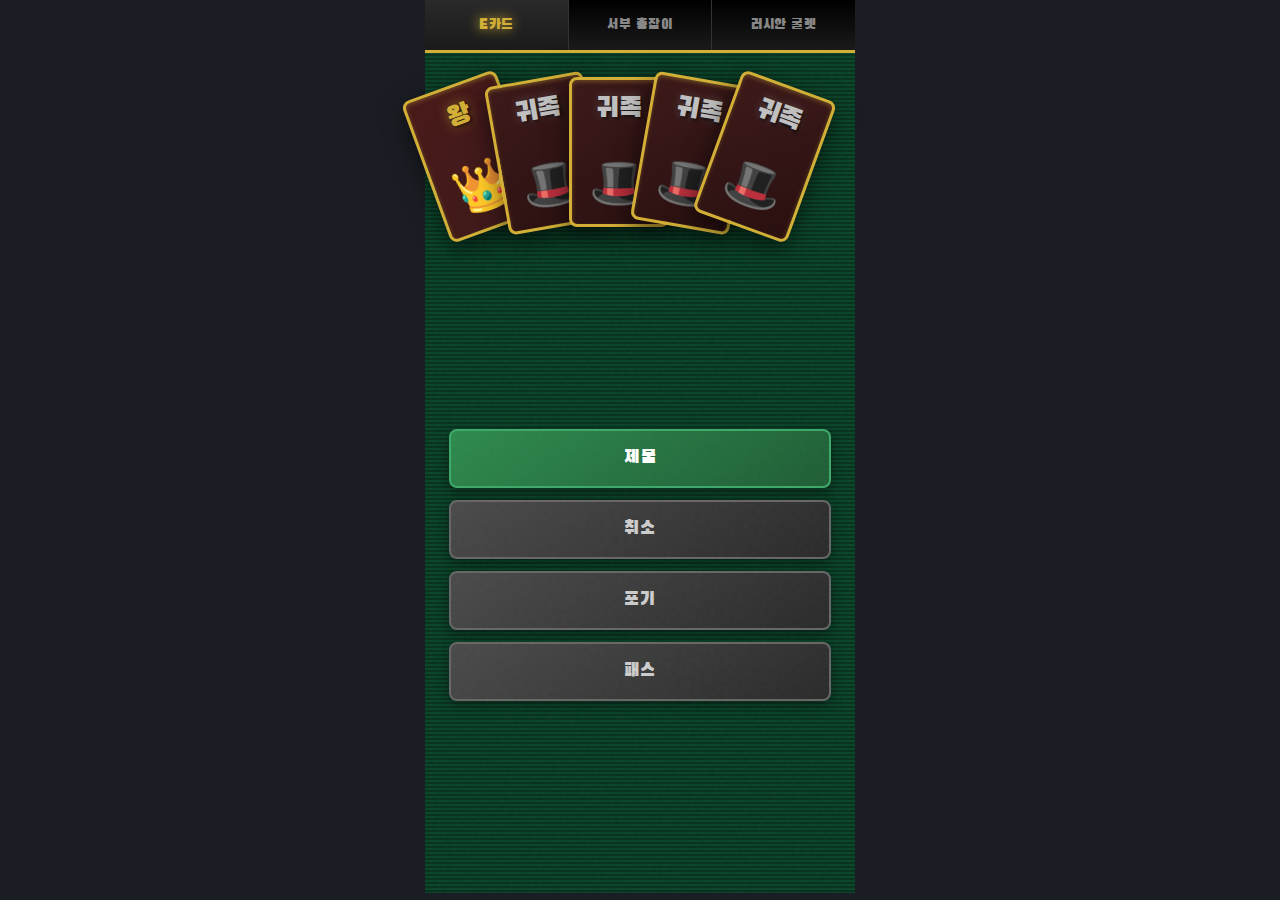
<file: mockups/ecard-quickdraw-roulette.html>
<!DOCTYPE html>
<html lang="ko">
<head>
    <meta charset="UTF-8">
    <meta name="viewport" content="width=device-width, initial-scale=1.0">
    <title>파티덱 게임 목업</title>
    <link rel="preconnect" href="https://fonts.googleapis.com">
    <link rel="preconnect" href="https://fonts.gstatic.com" crossorigin>
    <link href="https://fonts.googleapis.com/css2?family=Black+Han+Sans&family=Noto+Sans+KR:wght@400;700;900&family=Crimson+Text:wght@700&display=swap" rel="stylesheet">
    <style>
        :root {
            --felt-green: #0a4d2e;
            --felt-dark: #052818;
            --card-red: #3d1a1a;
            --gold: #d4af37;
            --gold-dim: #8b7930;
            --desert-sky: #ff8c42;
            --desert-sand: #5c3a21;
            --steel-dark: #1a1d23;
            --steel-light: #2d3139;
            --danger-red: #d42f2f;
            --success-green: #2d8a4d;
            --text-light: #f5f5dc;
        }

        * {
            margin: 0;
            padding: 0;
            box-sizing: border-box;
        }

        body {
            font-family: 'Noto Sans KR', sans-serif;
            background: var(--steel-dark);
            color: var(--text-light);
            max-width: 430px;
            margin: 0 auto;
            min-height: 100vh;
            position: relative;
            overflow-x: hidden;
        }

        /* Tab Navigation */
        .tab-nav {
            display: flex;
            background: linear-gradient(180deg, #000 0%, #1a1a1a 100%);
            border-bottom: 3px solid var(--gold);
            position: sticky;
            top: 0;
            z-index: 100;
        }

        .tab-btn {
            flex: 1;
            padding: 16px 8px;
            background: transparent;
            border: none;
            color: #888;
            font-family: 'Black Han Sans', sans-serif;
            font-size: 14px;
            cursor: pointer;
            transition: all 0.3s ease;
            border-right: 1px solid #333;
            text-transform: uppercase;
            letter-spacing: 0.5px;
        }

        .tab-btn:last-child {
            border-right: none;
        }

        .tab-btn.active {
            background: linear-gradient(180deg, #2a2a2a 0%, #1a1a1a 100%);
            color: var(--gold);
            text-shadow: 0 0 12px var(--gold);
        }

        .tab-content {
            display: none;
            animation: fadeIn 0.4s ease;
        }

        .tab-content.active {
            display: block;
        }

        @keyframes fadeIn {
            from { opacity: 0; transform: translateY(10px); }
            to { opacity: 1; transform: translateY(0); }
        }

        /* === E-CARD GAME === */
        .ecard-container {
            background:
                repeating-linear-gradient(
                    0deg,
                    var(--felt-green) 0px,
                    var(--felt-dark) 2px,
                    var(--felt-green) 4px
                ),
                radial-gradient(circle at 30% 40%, rgba(255,255,255,0.05) 0%, transparent 60%);
            min-height: calc(100vh - 60px);
            padding: 24px;
            position: relative;
        }

        .ecard-container::before {
            content: '';
            position: absolute;
            top: 0;
            left: 0;
            right: 0;
            bottom: 0;
            background: url('data:image/svg+xml;utf8,<svg xmlns="http://www.w3.org/2000/svg" viewBox="0 0 100 100"><filter id="noise"><feTurbulence type="fractalNoise" baseFrequency="0.9" numOctaves="4" /></filter><rect width="100" height="100" filter="url(%23noise)" opacity="0.03"/></svg>');
            pointer-events: none;
        }

        .card-hand {
            position: relative;
            height: 320px;
            margin-bottom: 32px;
        }

        .playing-card {
            position: absolute;
            width: 100px;
            height: 150px;
            background: linear-gradient(145deg, var(--card-red) 0%, #2a1010 100%);
            border: 3px solid var(--gold);
            border-radius: 8px;
            box-shadow:
                0 8px 24px rgba(0,0,0,0.6),
                inset 0 2px 4px rgba(212,175,55,0.3);
            cursor: pointer;
            transition: all 0.4s cubic-bezier(0.34, 1.56, 0.64, 1);
            transform-origin: bottom center;
        }

        .playing-card:hover {
            transform: translateY(-40px) scale(1.05);
            z-index: 10;
            box-shadow:
                0 16px 48px rgba(212,175,55,0.4),
                inset 0 2px 4px rgba(212,175,55,0.5);
        }

        .playing-card.king {
            background: linear-gradient(145deg, #4a1a1a 0%, var(--card-red) 100%);
        }

        .card-content {
            padding: 12px;
            height: 100%;
            display: flex;
            flex-direction: column;
            align-items: center;
            justify-content: center;
            position: relative;
        }

        .card-title {
            font-family: 'Black Han Sans', sans-serif;
            font-size: 28px;
            color: var(--gold);
            text-shadow:
                2px 2px 4px rgba(0,0,0,0.8),
                0 0 12px rgba(212,175,55,0.5);
            margin-bottom: 8px;
        }

        .card-content.noble .card-title {
            color: #c0c0c0;
            text-shadow:
                2px 2px 4px rgba(0,0,0,0.8),
                0 0 8px rgba(192,192,192,0.3);
        }

        .card-icon {
            font-size: 48px;
            margin-top: 8px;
        }

        /* Card Back */
        .card-back {
            background: linear-gradient(145deg, #5a1a1a 0%, var(--card-red) 100%);
            display: flex;
            align-items: center;
            justify-content: center;
            position: relative;
            overflow: hidden;
            width: 140px;
            height: 200px;
            margin: 80px auto 40px;
        }

        .card-back::before {
            content: '';
            position: absolute;
            width: 120%;
            height: 120%;
            background: repeating-conic-gradient(
                from 0deg at 50% 50%,
                var(--gold-dim) 0deg,
                transparent 8deg,
                var(--gold-dim) 16deg
            );
            opacity: 0.15;
            animation: rotatePattern 20s linear infinite;
        }

        @keyframes rotatePattern {
            to { transform: rotate(360deg); }
        }

        .card-emblem {
            font-family: 'Black Han Sans', sans-serif;
            font-size: 72px;
            color: var(--gold);
            text-shadow:
                0 0 20px rgba(212,175,55,0.8),
                4px 4px 8px rgba(0,0,0,0.9);
            z-index: 1;
            position: relative;
        }

        .card-emblem::before {
            content: '★';
            position: absolute;
            font-size: 120px;
            color: var(--gold-dim);
            opacity: 0.2;
            left: 50%;
            top: 50%;
            transform: translate(-50%, -50%);
            z-index: -1;
        }

        .action-buttons {
            display: flex;
            flex-direction: column;
            gap: 12px;
        }

        .game-btn {
            padding: 16px 32px;
            font-family: 'Black Han Sans', sans-serif;
            font-size: 18px;
            border: none;
            border-radius: 8px;
            cursor: pointer;
            transition: all 0.3s ease;
            text-transform: uppercase;
            letter-spacing: 1px;
            box-shadow: 0 4px 12px rgba(0,0,0,0.4);
        }

        .game-btn.primary {
            background: linear-gradient(145deg, var(--success-green) 0%, #1f5d35 100%);
            color: white;
            border: 2px solid #3da869;
        }

        .game-btn.primary:hover {
            transform: translateY(-2px);
            box-shadow: 0 6px 20px rgba(45,138,77,0.5);
        }

        .game-btn.secondary {
            background: linear-gradient(145deg, #4a4a4a 0%, #2a2a2a 100%);
            color: #ccc;
            border: 2px solid #666;
        }

        .game-btn.secondary:hover {
            background: linear-gradient(145deg, #5a5a5a 0%, #3a3a3a 100%);
        }

        /* === QUICK DRAW GAME === */
        .quickdraw-container {
            background: linear-gradient(180deg,
                #ff8c42 0%,
                #d97032 30%,
                #8b5a3c 60%,
                var(--desert-sand) 100%
            );
            min-height: calc(100vh - 60px);
            padding: 40px 24px;
            position: relative;
            overflow: hidden;
        }

        .quickdraw-container::before {
            content: '';
            position: absolute;
            bottom: 0;
            left: 0;
            right: 0;
            height: 200px;
            background: repeating-linear-gradient(
                90deg,
                transparent 0px,
                rgba(0,0,0,0.1) 1px,
                transparent 2px,
                transparent 60px
            );
            pointer-events: none;
        }

        .target-area {
            width: 280px;
            height: 280px;
            margin: 60px auto 40px;
            position: relative;
            animation: targetPulse 2s ease-in-out infinite;
        }

        @keyframes targetPulse {
            0%, 100% { transform: scale(1); }
            50% { transform: scale(1.05); }
        }

        .crosshair {
            width: 100%;
            height: 100%;
            position: relative;
            border: 4px solid rgba(0,0,0,0.8);
            border-radius: 50%;
            background: radial-gradient(
                circle,
                rgba(255,255,255,0.9) 0%,
                rgba(255,255,255,0.7) 20%,
                rgba(200,50,50,0.3) 50%,
                transparent 70%
            );
            box-shadow:
                inset 0 0 40px rgba(0,0,0,0.3),
                0 8px 32px rgba(0,0,0,0.5);
        }

        .crosshair::before,
        .crosshair::after {
            content: '';
            position: absolute;
            background: rgba(0,0,0,0.7);
        }

        .crosshair::before {
            width: 2px;
            height: 100%;
            left: 50%;
            transform: translateX(-50%);
        }

        .crosshair::after {
            height: 2px;
            width: 100%;
            top: 50%;
            transform: translateY(-50%);
        }

        .crosshair-center {
            position: absolute;
            width: 24px;
            height: 24px;
            background: var(--danger-red);
            border: 3px solid #000;
            border-radius: 50%;
            top: 50%;
            left: 50%;
            transform: translate(-50%, -50%);
            box-shadow: 0 0 20px rgba(212,47,47,0.8);
        }

        .status-text {
            text-align: center;
            font-family: 'Black Han Sans', sans-serif;
            font-size: 64px;
            margin: 32px 0;
            text-shadow: 4px 4px 8px rgba(0,0,0,0.8);
            animation: statusFlicker 0.5s ease infinite;
        }

        .status-text.ready {
            color: #fff;
        }

        .status-text.fire {
            color: var(--danger-red);
            font-size: 80px;
            text-shadow:
                4px 4px 8px rgba(0,0,0,0.8),
                0 0 24px rgba(212,47,47,0.9);
        }

        @keyframes statusFlicker {
            0%, 100% { opacity: 1; }
            50% { opacity: 0.85; }
        }

        .reaction-time {
            text-align: center;
            font-size: 48px;
            font-weight: 900;
            color: #fff;
            text-shadow: 3px 3px 6px rgba(0,0,0,0.9);
            margin: 24px 0;
        }

        .leaderboard {
            background: rgba(0,0,0,0.6);
            border: 3px solid #000;
            border-radius: 12px;
            padding: 20px;
            margin: 24px 0;
            box-shadow: 0 8px 24px rgba(0,0,0,0.6);
        }

        .leaderboard-item {
            padding: 12px;
            margin: 8px 0;
            background: rgba(255,255,255,0.1);
            border-left: 4px solid var(--gold);
            font-size: 16px;
            font-weight: 700;
        }

        .leaderboard-item.winner {
            background: rgba(212,175,55,0.2);
            border-left-color: var(--gold);
            border-left-width: 6px;
        }

        .alert-message {
            background: linear-gradient(145deg, #8a1a1a 0%, var(--danger-red) 100%);
            border: 3px solid #ff4444;
            border-radius: 8px;
            padding: 16px;
            margin-top: 24px;
            text-align: center;
            font-weight: 900;
            font-size: 18px;
            box-shadow:
                0 8px 24px rgba(212,47,47,0.6),
                inset 0 2px 4px rgba(255,255,255,0.2);
            animation: alertPulse 1s ease infinite;
        }

        @keyframes alertPulse {
            0%, 100% { transform: scale(1); }
            50% { transform: scale(1.02); }
        }

        /* === RUSSIAN ROULETTE === */
        .roulette-container {
            background:
                linear-gradient(180deg, var(--steel-light) 0%, var(--steel-dark) 100%);
            min-height: calc(100vh - 60px);
            padding: 32px 24px;
            position: relative;
        }

        .roulette-container::before {
            content: '';
            position: absolute;
            top: 0;
            left: 0;
            right: 0;
            bottom: 0;
            background:
                repeating-linear-gradient(
                    0deg,
                    transparent 0px,
                    rgba(255,255,255,0.02) 1px,
                    transparent 2px,
                    transparent 40px
                ),
                repeating-linear-gradient(
                    90deg,
                    transparent 0px,
                    rgba(255,255,255,0.02) 1px,
                    transparent 2px,
                    transparent 40px
                );
            pointer-events: none;
        }

        .settings-bar {
            background: rgba(0,0,0,0.5);
            border: 2px solid #444;
            border-radius: 8px;
            padding: 16px;
            text-align: center;
            margin-bottom: 32px;
            font-weight: 700;
            letter-spacing: 0.5px;
        }

        .cylinder {
            width: 240px;
            height: 240px;
            margin: 40px auto;
            position: relative;
            animation: cylinderSpin 3s ease-in-out infinite;
        }

        @keyframes cylinderSpin {
            0% { transform: rotate(0deg); }
            30% { transform: rotate(1080deg); }
            100% { transform: rotate(1080deg); }
        }

        .cylinder-disc {
            width: 100%;
            height: 100%;
            background:
                radial-gradient(circle at 50% 50%, #3a4149 0%, var(--steel-light) 50%, #1a1d23 100%);
            border: 6px solid #4a4d55;
            border-radius: 50%;
            position: relative;
            box-shadow:
                inset 0 8px 24px rgba(0,0,0,0.6),
                0 12px 40px rgba(0,0,0,0.8);
        }

        .cylinder-disc::before {
            content: '';
            position: absolute;
            width: 40px;
            height: 40px;
            background: radial-gradient(circle, #2a2d35 0%, #1a1d23 100%);
            border: 3px solid #5a5d65;
            border-radius: 50%;
            top: 50%;
            left: 50%;
            transform: translate(-50%, -50%);
            box-shadow: inset 0 2px 8px rgba(0,0,0,0.8);
        }

        .chamber {
            position: absolute;
            width: 32px;
            height: 32px;
            background: radial-gradient(circle, #2a2d35 0%, #1a1d23 100%);
            border: 3px solid #4a4d55;
            border-radius: 50%;
            top: 50%;
            left: 50%;
            box-shadow: inset 0 2px 6px rgba(0,0,0,0.9);
        }

        .chamber:nth-child(1) { transform: translate(-50%, -50%) translateY(-80px); }
        .chamber:nth-child(2) { transform: translate(-50%, -50%) rotate(60deg) translateY(-80px); }
        .chamber:nth-child(3) { transform: translate(-50%, -50%) rotate(120deg) translateY(-80px); }
        .chamber:nth-child(4) { transform: translate(-50%, -50%) rotate(180deg) translateY(-80px); }
        .chamber:nth-child(5) { transform: translate(-50%, -50%) rotate(240deg) translateY(-80px); }
        .chamber:nth-child(6) { transform: translate(-50%, -50%) rotate(300deg) translateY(-80px); }

        .chamber.loaded::after {
            content: '';
            position: absolute;
            width: 12px;
            height: 12px;
            background: var(--danger-red);
            border-radius: 50%;
            top: 50%;
            left: 50%;
            transform: translate(-50%, -50%);
            box-shadow: 0 0 12px rgba(212,47,47,0.9);
        }

        .spin-btn {
            background: linear-gradient(145deg, #3a4149 0%, var(--steel-light) 100%);
            color: var(--text-light);
            padding: 16px 40px;
            font-family: 'Black Han Sans', sans-serif;
            font-size: 18px;
            border: 3px solid #5a5d65;
            border-radius: 8px;
            cursor: pointer;
            display: block;
            margin: 24px auto;
            transition: all 0.3s ease;
            text-transform: uppercase;
            box-shadow: 0 6px 20px rgba(0,0,0,0.6);
        }

        .spin-btn:hover {
            transform: translateY(-2px);
            box-shadow: 0 8px 28px rgba(0,0,0,0.7);
        }

        .trigger-btn {
            background: linear-gradient(145deg, #8a1a1a 0%, var(--danger-red) 100%);
            color: white;
            padding: 24px 48px;
            font-family: 'Black Han Sans', sans-serif;
            font-size: 28px;
            border: 4px solid #ff4444;
            border-radius: 12px;
            cursor: pointer;
            display: block;
            margin: 32px auto;
            transition: all 0.3s ease;
            text-transform: uppercase;
            letter-spacing: 2px;
            box-shadow:
                0 8px 32px rgba(212,47,47,0.7),
                inset 0 2px 4px rgba(255,255,255,0.2);
        }

        .trigger-btn:hover {
            transform: scale(1.05);
            box-shadow:
                0 12px 48px rgba(212,47,47,0.9),
                inset 0 2px 4px rgba(255,255,255,0.3);
        }

        .result-text {
            text-align: center;
            font-family: 'Black Han Sans', sans-serif;
            font-size: 72px;
            margin: 24px 0;
            text-shadow: 4px 4px 12px rgba(0,0,0,0.9);
            animation: resultAppear 0.5s ease;
        }

        @keyframes resultAppear {
            from {
                transform: scale(0);
                opacity: 0;
            }
            to {
                transform: scale(1);
                opacity: 1;
            }
        }

        .result-text.dead {
            color: var(--danger-red);
            text-shadow:
                4px 4px 12px rgba(0,0,0,0.9),
                0 0 32px rgba(212,47,47,1);
        }

        .result-text.alive {
            color: var(--success-green);
            text-shadow:
                4px 4px 12px rgba(0,0,0,0.9),
                0 0 32px rgba(45,138,77,1);
        }

        .survivors-list {
            background: rgba(0,0,0,0.4);
            border: 2px solid #444;
            border-radius: 12px;
            padding: 20px;
            margin-top: 32px;
        }

        .survivor-item {
            display: flex;
            align-items: center;
            padding: 12px;
            margin: 8px 0;
            background: rgba(255,255,255,0.05);
            border-radius: 8px;
        }

        .survivor-avatar {
            width: 48px;
            height: 48px;
            background: linear-gradient(135deg, var(--gold-dim) 0%, var(--gold) 100%);
            border: 3px solid var(--gold);
            border-radius: 50%;
            margin-right: 16px;
            display: flex;
            align-items: center;
            justify-content: center;
            font-size: 24px;
            font-weight: 900;
        }

        .survivor-item.eliminated .survivor-avatar {
            background: linear-gradient(135deg, #666 0%, #444 100%);
            border-color: #888;
            opacity: 0.5;
            position: relative;
        }

        .survivor-item.eliminated .survivor-avatar::after {
            content: '✕';
            position: absolute;
            font-size: 36px;
            color: var(--danger-red);
            font-weight: 900;
        }

        .survivor-name {
            font-size: 18px;
            font-weight: 700;
        }

        .survivor-item.eliminated .survivor-name {
            text-decoration: line-through;
            opacity: 0.5;
        }
    </style>
</head>
<body>
    <!-- Tab Navigation -->
    <div class="tab-nav">
        <button class="tab-btn active" onclick="switchTab(0)">E카드</button>
        <button class="tab-btn" onclick="switchTab(1)">서부 총잡이</button>
        <button class="tab-btn" onclick="switchTab(2)">러시안 룰렛</button>
    </div>

    <!-- E-Card Game -->
    <div class="tab-content active">
        <div class="ecard-container">
            <div class="card-hand">
                <div class="playing-card king" style="left: 0; transform: rotate(-20deg);">
                    <div class="card-content">
                        <div class="card-title">왕</div>
                        <div class="card-icon">👑</div>
                    </div>
                </div>
                <div class="playing-card" style="left: 60px; transform: rotate(-10deg);">
                    <div class="card-content noble">
                        <div class="card-title">귀족</div>
                        <div class="card-icon">🎩</div>
                    </div>
                </div>
                <div class="playing-card" style="left: 120px; transform: rotate(0deg);">
                    <div class="card-content noble">
                        <div class="card-title">귀족</div>
                        <div class="card-icon">🎩</div>
                    </div>
                </div>
                <div class="playing-card" style="left: 180px; transform: rotate(10deg);">
                    <div class="card-content noble">
                        <div class="card-title">귀족</div>
                        <div class="card-icon">🎩</div>
                    </div>
                </div>
                <div class="playing-card" style="left: 240px; transform: rotate(20deg);">
                    <div class="card-content noble">
                        <div class="card-title">귀족</div>
                        <div class="card-icon">🎩</div>
                    </div>
                </div>
            </div>

            <div class="action-buttons">
                <button class="game-btn primary">제물</button>
                <button class="game-btn secondary">취소</button>
                <button class="game-btn secondary">포기</button>
                <button class="game-btn secondary">패스</button>
            </div>
        </div>
    </div>

    <!-- Quick Draw Game -->
    <div class="tab-content">
        <div class="quickdraw-container">
            <div class="target-area">
                <div class="crosshair">
                    <div class="crosshair-center"></div>
                </div>
            </div>

            <div class="status-text fire">발사!</div>

            <div class="reaction-time">0.342초</div>

            <div class="leaderboard">
                <div class="leaderboard-item winner">
                    1위: 0.234초 - 철수
                </div>
                <div class="leaderboard-item" style="border-left-color: #c0c0c0;">
                    2위: 0.342초 - 나
                </div>
                <div class="leaderboard-item" style="border-left-color: #cd7f32;">
                    3위: 0.567초 - 민지
                </div>
            </div>

            <div class="alert-message">
                부정행위! 신호 전에 터치했습니다
            </div>
        </div>
    </div>

    <!-- Russian Roulette Game -->
    <div class="tab-content">
        <div class="roulette-container">
            <div class="settings-bar">
                총알: 1발 / 실린더: 6칸
            </div>

            <div class="cylinder">
                <div class="cylinder-disc">
                    <div class="chamber"></div>
                    <div class="chamber"></div>
                    <div class="chamber loaded"></div>
                    <div class="chamber"></div>
                    <div class="chamber"></div>
                    <div class="chamber"></div>
                </div>
            </div>

            <button class="spin-btn">실린더 돌리기 ⟳</button>
            <button class="trigger-btn">방아쇠 당기기</button>

            <div class="result-text alive">살았다!</div>

            <div class="survivors-list">
                <div class="survivor-item">
                    <div class="survivor-avatar">철</div>
                    <div class="survivor-name">철수</div>
                </div>
                <div class="survivor-item">
                    <div class="survivor-avatar">나</div>
                    <div class="survivor-name">나</div>
                </div>
                <div class="survivor-item eliminated">
                    <div class="survivor-avatar">민</div>
                    <div class="survivor-name">민지</div>
                </div>
                <div class="survivor-item eliminated">
                    <div class="survivor-avatar">영</div>
                    <div class="survivor-name">영희</div>
                </div>
            </div>
        </div>
    </div>

    <script>
        function switchTab(index) {
            // Update tab buttons
            const tabBtns = document.querySelectorAll('.tab-btn');
            tabBtns.forEach((btn, i) => {
                btn.classList.toggle('active', i === index);
            });

            // Update tab content
            const tabContents = document.querySelectorAll('.tab-content');
            tabContents.forEach((content, i) => {
                content.classList.toggle('active', i === index);
            });
        }

        // Add hover effect to cards
        document.querySelectorAll('.playing-card').forEach(card => {
            card.addEventListener('click', function() {
                this.style.transform = this.style.transform.includes('translateY')
                    ? this.style.transform.replace(/translateY\([^)]+\)/, '').trim()
                    : this.style.transform + ' translateY(-40px)';
            });
        });
    </script>
</body>
</html>
</file>
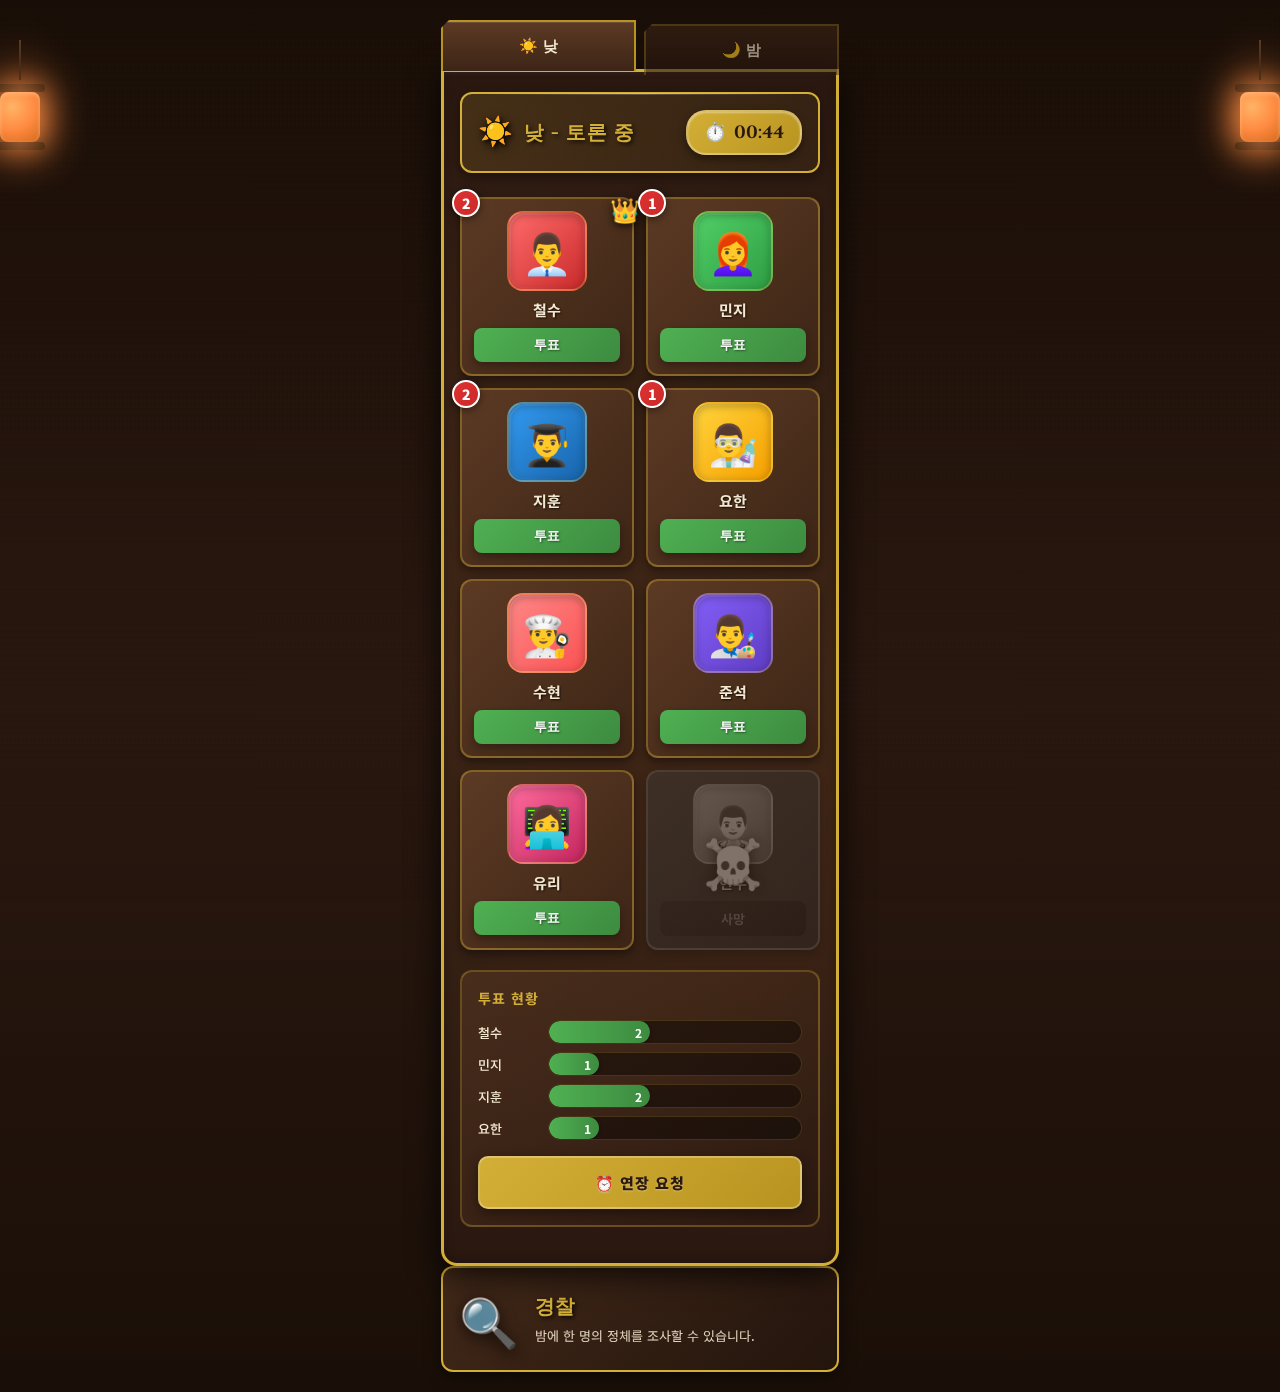
<file: mockups/mafia.html>
<!DOCTYPE html>
<html lang="ko">
<head>
    <meta charset="UTF-8">
    <meta name="viewport" content="width=device-width, initial-scale=1.0">
    <title>마피아 게임 - 모바일 UI</title>
    <link rel="preconnect" href="https://fonts.googleapis.com">
    <link rel="preconnect" href="https://fonts.gstatic.com" crossorigin>
    <link href="https://fonts.googleapis.com/css2?family=Noto+Sans+KR:wght@400;500;700;900&family=Cinzel:wght@600;700;900&display=swap" rel="stylesheet">
    <style>
        :root {
            --wood-dark: #2a1810;
            --wood-mid: #3d2516;
            --wood-light: #5c3a24;
            --parchment: #f4e8d0;
            --gold: #d4af37;
            --gold-dark: #b8941f;
            --blood-red: #8b0000;
            --night-blue: #1a1f3a;
            --green-vote: #3d8b40;
            --green-bright: #4fb052;
            --shadow-deep: rgba(0, 0, 0, 0.6);
            --lantern-glow: #ff8c42;
        }

        * {
            margin: 0;
            padding: 0;
            box-sizing: border-box;
        }

        body {
            font-family: 'Noto Sans KR', sans-serif;
            background: linear-gradient(180deg, #1a0f08 0%, #2a1810 50%, #1a0f08 100%);
            min-height: 100vh;
            overflow-x: hidden;
            position: relative;
        }

        /* Lantern decorations */
        .lantern-left, .lantern-right {
            position: fixed;
            width: 60px;
            height: 80px;
            top: 40px;
            z-index: 1;
            filter: drop-shadow(0 0 20px var(--lantern-glow));
            animation: lanternFlicker 3s ease-in-out infinite;
        }

        .lantern-left {
            left: -10px;
            animation-delay: 0s;
        }

        .lantern-right {
            right: -10px;
            animation-delay: 1.5s;
        }

        .lantern-body {
            width: 40px;
            height: 50px;
            background: radial-gradient(circle at 30% 30%, #ffb366, #ff8c42, #d4691c);
            border-radius: 8px;
            margin: 0 auto;
            position: relative;
            box-shadow: 0 0 30px rgba(255, 140, 66, 0.8), inset 0 2px 4px rgba(255, 200, 150, 0.6);
        }

        .lantern-top, .lantern-bottom {
            width: 50px;
            height: 8px;
            background: linear-gradient(90deg, #3a2510, #5c3a24, #3a2510);
            margin: 0 auto;
            border-radius: 4px;
        }

        .lantern-chain {
            width: 2px;
            height: 40px;
            background: linear-gradient(180deg, #5c3a24, #3a2510);
            margin: 0 auto 4px;
        }

        @keyframes lanternFlicker {
            0%, 100% { opacity: 1; filter: drop-shadow(0 0 20px var(--lantern-glow)); }
            50% { opacity: 0.85; filter: drop-shadow(0 0 15px var(--lantern-glow)); }
        }

        /* Wood grain background texture */
        body::before {
            content: '';
            position: fixed;
            top: 0;
            left: 0;
            right: 0;
            bottom: 0;
            background-image:
                repeating-linear-gradient(90deg,
                    transparent,
                    transparent 2px,
                    rgba(0,0,0,0.1) 2px,
                    rgba(0,0,0,0.1) 4px),
                repeating-linear-gradient(0deg,
                    transparent,
                    transparent 3px,
                    rgba(0,0,0,0.05) 3px,
                    rgba(0,0,0,0.05) 6px);
            opacity: 0.3;
            pointer-events: none;
            z-index: 0;
        }

        .container {
            width: 100%;
            max-width: 430px;
            margin: 0 auto;
            position: relative;
            z-index: 2;
            padding-bottom: 20px;
        }

        /* Tab Navigation */
        .tab-nav {
            display: flex;
            gap: 0;
            padding: 20px 16px 0;
            margin-bottom: -2px;
            position: relative;
            z-index: 10;
        }

        .tab-button {
            flex: 1;
            padding: 14px 20px;
            background: linear-gradient(180deg, var(--wood-light), var(--wood-mid));
            border: 2px solid var(--gold-dark);
            border-bottom: none;
            color: var(--parchment);
            font-family: 'Cinzel', serif;
            font-size: 15px;
            font-weight: 700;
            cursor: pointer;
            position: relative;
            transition: all 0.3s cubic-bezier(0.4, 0, 0.2, 1);
            text-transform: uppercase;
            letter-spacing: 0.5px;
            clip-path: polygon(8px 0, 100% 0, 100% 100%, 0 100%, 0 8px);
        }

        .tab-button:first-child {
            margin-right: 8px;
        }

        .tab-button:not(.active) {
            background: linear-gradient(180deg, var(--wood-mid), var(--wood-dark));
            opacity: 0.6;
            transform: translateY(4px);
            border-color: rgba(212, 175, 55, 0.4);
        }

        .tab-button.active {
            box-shadow:
                0 -4px 12px rgba(212, 175, 55, 0.3),
                inset 0 1px 0 rgba(255, 255, 255, 0.1);
        }

        .tab-button:hover:not(.active) {
            opacity: 0.8;
            transform: translateY(2px);
        }

        .tab-content {
            display: none;
            animation: fadeIn 0.5s ease-out;
        }

        .tab-content.active {
            display: block;
        }

        @keyframes fadeIn {
            from { opacity: 0; transform: translateY(10px); }
            to { opacity: 1; transform: translateY(0); }
        }

        /* Game Screen Container */
        .game-screen {
            background: linear-gradient(180deg, var(--wood-dark) 0%, var(--wood-mid) 50%, var(--wood-dark) 100%);
            border: 3px solid var(--gold);
            border-radius: 0 0 16px 16px;
            margin: 0 16px;
            padding: 20px 16px;
            box-shadow:
                0 8px 32px rgba(0, 0, 0, 0.8),
                inset 0 2px 4px rgba(255, 255, 255, 0.05),
                inset 0 -2px 8px rgba(0, 0, 0, 0.3);
            position: relative;
            overflow: hidden;
        }

        .game-screen::before {
            content: '';
            position: absolute;
            top: 0;
            left: 0;
            right: 0;
            bottom: 0;
            background:
                radial-gradient(circle at 20% 30%, rgba(255, 140, 66, 0.03), transparent 40%),
                radial-gradient(circle at 80% 70%, rgba(255, 140, 66, 0.03), transparent 40%);
            pointer-events: none;
        }

        /* Header */
        .header {
            display: flex;
            justify-content: space-between;
            align-items: center;
            margin-bottom: 24px;
            padding: 16px;
            background: linear-gradient(135deg, rgba(212, 175, 55, 0.15), rgba(212, 175, 55, 0.05));
            border: 2px solid var(--gold);
            border-radius: 12px;
            box-shadow: 0 4px 12px rgba(0, 0, 0, 0.4);
            position: relative;
        }

        .header::after {
            content: '';
            position: absolute;
            top: -1px;
            left: 20px;
            right: 20px;
            height: 2px;
            background: linear-gradient(90deg, transparent, rgba(255, 255, 255, 0.2), transparent);
        }

        .phase-title {
            display: flex;
            align-items: center;
            gap: 10px;
            font-family: 'Cinzel', serif;
            font-size: 20px;
            font-weight: 900;
            color: var(--gold);
            text-shadow: 2px 2px 4px rgba(0, 0, 0, 0.8);
            letter-spacing: 1px;
        }

        .phase-icon {
            font-size: 28px;
            filter: drop-shadow(0 2px 4px rgba(0, 0, 0, 0.6));
            animation: phaseIconPulse 2s ease-in-out infinite;
        }

        @keyframes phaseIconPulse {
            0%, 100% { transform: scale(1); }
            50% { transform: scale(1.1); }
        }

        .timer {
            display: flex;
            align-items: center;
            gap: 8px;
            padding: 8px 16px;
            background: linear-gradient(135deg, var(--gold), var(--gold-dark));
            border: 2px solid rgba(255, 255, 255, 0.3);
            border-radius: 20px;
            font-family: 'Cinzel', serif;
            font-size: 18px;
            font-weight: 700;
            color: var(--wood-dark);
            box-shadow:
                0 4px 8px rgba(0, 0, 0, 0.4),
                inset 0 1px 2px rgba(255, 255, 255, 0.4);
            animation: timerPulse 1s ease-in-out infinite;
        }

        @keyframes timerPulse {
            0%, 100% { transform: scale(1); }
            50% { transform: scale(1.05); }
        }

        /* Night mode header */
        .night-mode .header {
            background: linear-gradient(135deg, rgba(26, 31, 58, 0.4), rgba(26, 31, 58, 0.15));
            border-color: #4a5f8f;
        }

        .night-mode .phase-title {
            color: #87a6d9;
        }

        .night-mode .timer {
            background: linear-gradient(135deg, #4a5f8f, #354466);
            color: #d4e4ff;
            border-color: rgba(135, 166, 217, 0.3);
        }

        /* Player Grid */
        .player-grid {
            display: grid;
            grid-template-columns: repeat(2, 1fr);
            gap: 12px;
            margin-bottom: 20px;
        }

        .player-card {
            background: linear-gradient(135deg, var(--wood-light), var(--wood-mid));
            border: 2px solid rgba(212, 175, 55, 0.4);
            border-radius: 12px;
            padding: 12px;
            display: flex;
            flex-direction: column;
            align-items: center;
            gap: 8px;
            position: relative;
            transition: all 0.3s cubic-bezier(0.4, 0, 0.2, 1);
            box-shadow: 0 4px 8px rgba(0, 0, 0, 0.4);
        }

        .player-card:hover {
            transform: translateY(-4px);
            box-shadow: 0 8px 16px rgba(0, 0, 0, 0.6);
            border-color: var(--gold);
        }

        .player-card.dead {
            opacity: 0.4;
            filter: grayscale(1);
            pointer-events: none;
        }

        .player-card.dead::after {
            content: '☠️';
            position: absolute;
            top: 50%;
            left: 50%;
            transform: translate(-50%, -50%);
            font-size: 48px;
            z-index: 5;
            filter: drop-shadow(0 0 8px rgba(0, 0, 0, 0.9));
        }

        .crown-badge {
            position: absolute;
            top: -8px;
            right: -8px;
            font-size: 24px;
            filter: drop-shadow(0 2px 4px rgba(0, 0, 0, 0.8));
            animation: crownFloat 2s ease-in-out infinite;
            z-index: 6;
        }

        @keyframes crownFloat {
            0%, 100% { transform: translateY(0) rotate(-10deg); }
            50% { transform: translateY(-4px) rotate(-10deg); }
        }

        .avatar {
            width: 80px;
            height: 80px;
            border-radius: 16px;
            display: flex;
            align-items: center;
            justify-content: center;
            font-size: 40px;
            position: relative;
            overflow: hidden;
            border: 2px solid rgba(212, 175, 55, 0.3);
            box-shadow: inset 0 2px 8px rgba(0, 0, 0, 0.3);
        }

        .avatar::before {
            content: '';
            position: absolute;
            inset: 0;
            border-radius: 16px;
            padding: 2px;
            background: linear-gradient(135deg, rgba(255, 255, 255, 0.1), transparent);
            -webkit-mask: linear-gradient(#fff 0 0) content-box, linear-gradient(#fff 0 0);
            mask: linear-gradient(#fff 0 0) content-box, linear-gradient(#fff 0 0);
            -webkit-mask-composite: xor;
            mask-composite: exclude;
        }

        .avatar-1 { background: linear-gradient(135deg, #ff6b6b, #c92a2a); }
        .avatar-2 { background: linear-gradient(135deg, #51cf66, #2f9e44); }
        .avatar-3 { background: linear-gradient(135deg, #339af0, #1864ab); }
        .avatar-4 { background: linear-gradient(135deg, #ffd43b, #f59f00); }
        .avatar-5 { background: linear-gradient(135deg, #ff8787, #fa5252); }
        .avatar-6 { background: linear-gradient(135deg, #845ef7, #5f3dc4); }
        .avatar-7 { background: linear-gradient(135deg, #ff6b9d, #c2255c); }
        .avatar-8 { background: linear-gradient(135deg, #20c997, #087f5b); }

        .player-name {
            font-weight: 700;
            font-size: 15px;
            color: var(--parchment);
            text-shadow: 1px 1px 2px rgba(0, 0, 0, 0.8);
        }

        .vote-button, .waiting-badge, .dead-badge {
            width: 100%;
            padding: 8px 12px;
            border-radius: 8px;
            font-weight: 700;
            font-size: 13px;
            text-align: center;
            transition: all 0.3s ease;
            border: none;
            cursor: pointer;
            text-transform: uppercase;
            letter-spacing: 0.5px;
        }

        .vote-button {
            background: linear-gradient(135deg, var(--green-bright), var(--green-vote));
            color: white;
            box-shadow: 0 4px 8px rgba(0, 0, 0, 0.3);
            text-shadow: 1px 1px 2px rgba(0, 0, 0, 0.5);
        }

        .vote-button:hover {
            transform: translateY(-2px);
            box-shadow: 0 6px 12px rgba(0, 0, 0, 0.4);
            background: linear-gradient(135deg, #5dbf60, var(--green-vote));
        }

        .vote-button:active {
            transform: translateY(0);
        }

        .waiting-badge {
            background: linear-gradient(135deg, #495057, #343a40);
            color: #adb5bd;
            pointer-events: none;
        }

        .dead-badge {
            background: linear-gradient(135deg, #2b2b2b, #1a1a1a);
            color: #6c757d;
            pointer-events: none;
        }

        .vote-count {
            position: absolute;
            top: -10px;
            left: -10px;
            width: 28px;
            height: 28px;
            background: linear-gradient(135deg, #e03131, #c92a2a);
            border: 2px solid white;
            border-radius: 50%;
            display: flex;
            align-items: center;
            justify-content: center;
            font-weight: 900;
            font-size: 14px;
            color: white;
            box-shadow: 0 2px 8px rgba(0, 0, 0, 0.5);
            z-index: 10;
            animation: voteCountPop 0.3s cubic-bezier(0.4, 0, 0.2, 1);
        }

        @keyframes voteCountPop {
            0% { transform: scale(0); }
            50% { transform: scale(1.2); }
            100% { transform: scale(1); }
        }

        /* Bottom Panel */
        .bottom-panel {
            background: linear-gradient(135deg, rgba(92, 58, 36, 0.5), rgba(42, 24, 16, 0.5));
            border: 2px solid rgba(212, 175, 55, 0.3);
            border-radius: 12px;
            padding: 16px;
            margin-bottom: 16px;
        }

        .vote-status {
            margin-bottom: 16px;
        }

        .vote-status-title {
            font-weight: 700;
            font-size: 14px;
            color: var(--gold);
            margin-bottom: 12px;
            text-transform: uppercase;
            letter-spacing: 1px;
        }

        .vote-bars {
            display: flex;
            flex-direction: column;
            gap: 8px;
        }

        .vote-bar {
            display: flex;
            align-items: center;
            gap: 10px;
        }

        .vote-bar-name {
            font-size: 13px;
            color: var(--parchment);
            width: 60px;
            font-weight: 500;
        }

        .vote-bar-track {
            flex: 1;
            height: 24px;
            background: rgba(0, 0, 0, 0.4);
            border-radius: 12px;
            overflow: hidden;
            position: relative;
            border: 1px solid rgba(212, 175, 55, 0.2);
        }

        .vote-bar-fill {
            height: 100%;
            background: linear-gradient(90deg, var(--green-bright), var(--green-vote));
            border-radius: 12px;
            display: flex;
            align-items: center;
            justify-content: flex-end;
            padding-right: 8px;
            font-weight: 700;
            font-size: 12px;
            color: white;
            transition: width 0.6s cubic-bezier(0.4, 0, 0.2, 1);
            box-shadow: 0 2px 4px rgba(0, 0, 0, 0.3);
        }

        .extend-button, .ability-button {
            width: 100%;
            padding: 14px 20px;
            background: linear-gradient(135deg, var(--gold), var(--gold-dark));
            border: 2px solid rgba(255, 255, 255, 0.3);
            border-radius: 10px;
            font-family: 'Noto Sans KR', sans-serif;
            font-weight: 900;
            font-size: 15px;
            color: var(--wood-dark);
            cursor: pointer;
            transition: all 0.3s cubic-bezier(0.4, 0, 0.2, 1);
            text-transform: uppercase;
            letter-spacing: 1px;
            box-shadow: 0 4px 12px rgba(0, 0, 0, 0.4);
            text-shadow: 0 1px 2px rgba(255, 255, 255, 0.3);
        }

        .extend-button:hover, .ability-button:hover {
            transform: translateY(-2px);
            box-shadow: 0 6px 16px rgba(0, 0, 0, 0.5);
            background: linear-gradient(135deg, #e0bf47, var(--gold));
        }

        .extend-button:active, .ability-button:active {
            transform: translateY(0);
        }

        /* Night Events */
        .night-events {
            display: flex;
            flex-direction: column;
            gap: 12px;
        }

        .event-item {
            padding: 14px;
            border-radius: 10px;
            font-size: 14px;
            font-weight: 500;
            display: flex;
            align-items: center;
            gap: 10px;
            animation: eventSlideIn 0.6s cubic-bezier(0.4, 0, 0.2, 1);
        }

        @keyframes eventSlideIn {
            from {
                opacity: 0;
                transform: translateX(-20px);
            }
            to {
                opacity: 1;
                transform: translateX(0);
            }
        }

        .investigation-result {
            background: linear-gradient(135deg, rgba(51, 154, 240, 0.2), rgba(24, 100, 171, 0.1));
            border: 2px solid rgba(51, 154, 240, 0.4);
            color: #87ceeb;
        }

        .death-notification {
            background: linear-gradient(135deg, rgba(139, 0, 0, 0.3), rgba(80, 0, 0, 0.2));
            border: 2px solid rgba(139, 0, 0, 0.6);
            color: #ff6b6b;
            animation: eventSlideIn 0.6s cubic-bezier(0.4, 0, 0.2, 1), deathShake 0.5s ease-in-out 0.6s;
        }

        @keyframes deathShake {
            0%, 100% { transform: translateX(0); }
            25% { transform: translateX(-4px); }
            75% { transform: translateX(4px); }
        }

        .event-icon {
            font-size: 20px;
            filter: drop-shadow(0 2px 4px rgba(0, 0, 0, 0.6));
        }

        /* Role Card */
        .role-card {
            background: linear-gradient(135deg, rgba(92, 58, 36, 0.6), rgba(42, 24, 16, 0.6));
            border: 2px solid var(--gold);
            border-radius: 12px;
            padding: 16px;
            margin: 0 16px;
            display: flex;
            align-items: center;
            gap: 16px;
            box-shadow: 0 4px 16px rgba(0, 0, 0, 0.6);
        }

        .role-icon {
            font-size: 48px;
            filter: drop-shadow(0 4px 8px rgba(0, 0, 0, 0.8));
        }

        .role-info {
            flex: 1;
        }

        .role-name {
            font-family: 'Cinzel', serif;
            font-size: 20px;
            font-weight: 900;
            color: var(--gold);
            margin-bottom: 6px;
            text-shadow: 2px 2px 4px rgba(0, 0, 0, 0.8);
        }

        .role-description {
            font-size: 13px;
            color: var(--parchment);
            line-height: 1.5;
            opacity: 0.9;
        }

        .ability-button.completed {
            background: linear-gradient(135deg, #495057, #343a40);
            color: #adb5bd;
            cursor: not-allowed;
            border-color: rgba(173, 181, 189, 0.3);
        }

        .ability-button.completed:hover {
            transform: none;
            box-shadow: 0 4px 12px rgba(0, 0, 0, 0.4);
        }

        /* Responsive adjustments */
        @media (max-width: 380px) {
            .player-grid {
                gap: 8px;
            }

            .player-card {
                padding: 10px;
            }

            .avatar {
                width: 70px;
                height: 70px;
                font-size: 36px;
            }

            .player-name {
                font-size: 14px;
            }

            .vote-button, .waiting-badge, .dead-badge {
                font-size: 12px;
                padding: 6px 10px;
            }
        }
    </style>
</head>
<body>
    <div class="lantern-left">
        <div class="lantern-chain"></div>
        <div class="lantern-top"></div>
        <div class="lantern-body"></div>
        <div class="lantern-bottom"></div>
    </div>
    <div class="lantern-right">
        <div class="lantern-chain"></div>
        <div class="lantern-top"></div>
        <div class="lantern-body"></div>
        <div class="lantern-bottom"></div>
    </div>

    <div class="container">
        <!-- Tab Navigation -->
        <div class="tab-nav">
            <button class="tab-button active" onclick="switchTab('day')">☀️ 낮</button>
            <button class="tab-button" onclick="switchTab('night')">🌙 밤</button>
        </div>

        <!-- Day Screen -->
        <div id="day-screen" class="tab-content active">
            <div class="game-screen">
                <div class="header">
                    <div class="phase-title">
                        <span class="phase-icon">☀️</span>
                        <span>낮 - 토론 중</span>
                    </div>
                    <div class="timer">
                        <span>⏱️</span>
                        <span>00:45</span>
                    </div>
                </div>

                <div class="player-grid">
                    <!-- Player 1 - Host -->
                    <div class="player-card">
                        <span class="crown-badge">👑</span>
                        <div class="vote-count">2</div>
                        <div class="avatar avatar-1">👨‍💼</div>
                        <div class="player-name">철수</div>
                        <button class="vote-button">투표</button>
                    </div>

                    <!-- Player 2 -->
                    <div class="player-card">
                        <div class="vote-count">1</div>
                        <div class="avatar avatar-2">👩‍🦰</div>
                        <div class="player-name">민지</div>
                        <button class="vote-button">투표</button>
                    </div>

                    <!-- Player 3 -->
                    <div class="player-card">
                        <div class="vote-count">2</div>
                        <div class="avatar avatar-3">👨‍🎓</div>
                        <div class="player-name">지훈</div>
                        <button class="vote-button">투표</button>
                    </div>

                    <!-- Player 4 -->
                    <div class="player-card">
                        <div class="vote-count">1</div>
                        <div class="avatar avatar-4">👨‍🔬</div>
                        <div class="player-name">요한</div>
                        <button class="vote-button">투표</button>
                    </div>

                    <!-- Player 5 -->
                    <div class="player-card">
                        <div class="avatar avatar-5">👨‍🍳</div>
                        <div class="player-name">수현</div>
                        <button class="vote-button">투표</button>
                    </div>

                    <!-- Player 6 -->
                    <div class="player-card">
                        <div class="avatar avatar-6">👨‍🎨</div>
                        <div class="player-name">준석</div>
                        <button class="vote-button">투표</button>
                    </div>

                    <!-- Player 7 -->
                    <div class="player-card">
                        <div class="avatar avatar-7">👩‍💻</div>
                        <div class="player-name">유리</div>
                        <button class="vote-button">투표</button>
                    </div>

                    <!-- Player 8 - Dead -->
                    <div class="player-card dead">
                        <div class="avatar avatar-8">👨‍⚕️</div>
                        <div class="player-name">현우</div>
                        <div class="dead-badge">사망</div>
                    </div>
                </div>

                <div class="bottom-panel">
                    <div class="vote-status">
                        <div class="vote-status-title">투표 현황</div>
                        <div class="vote-bars">
                            <div class="vote-bar">
                                <div class="vote-bar-name">철수</div>
                                <div class="vote-bar-track">
                                    <div class="vote-bar-fill" style="width: 40%;">2</div>
                                </div>
                            </div>
                            <div class="vote-bar">
                                <div class="vote-bar-name">민지</div>
                                <div class="vote-bar-track">
                                    <div class="vote-bar-fill" style="width: 20%;">1</div>
                                </div>
                            </div>
                            <div class="vote-bar">
                                <div class="vote-bar-name">지훈</div>
                                <div class="vote-bar-track">
                                    <div class="vote-bar-fill" style="width: 40%;">2</div>
                                </div>
                            </div>
                            <div class="vote-bar">
                                <div class="vote-bar-name">요한</div>
                                <div class="vote-bar-track">
                                    <div class="vote-bar-fill" style="width: 20%;">1</div>
                                </div>
                            </div>
                        </div>
                    </div>
                    <button class="extend-button">⏰ 연장 요청</button>
                </div>
            </div>

            <div class="role-card">
                <div class="role-icon">🔍</div>
                <div class="role-info">
                    <div class="role-name">경찰</div>
                    <div class="role-description">밤에 한 명의 정체를 조사할 수 있습니다.</div>
                </div>
            </div>
        </div>

        <!-- Night Screen -->
        <div id="night-screen" class="tab-content">
            <div class="game-screen night-mode">
                <div class="header">
                    <div class="phase-title">
                        <span class="phase-icon">🌙</span>
                        <span>밤 - 능력 사용</span>
                    </div>
                    <div class="timer">
                        <span>⏱️</span>
                        <span>00:57</span>
                    </div>
                </div>

                <div class="player-grid">
                    <!-- Player 1 - Host -->
                    <div class="player-card">
                        <span class="crown-badge">👑</span>
                        <div class="avatar avatar-1">👨‍💼</div>
                        <div class="player-name">철수</div>
                        <div class="waiting-badge">대기중</div>
                    </div>

                    <!-- Player 2 -->
                    <div class="player-card">
                        <div class="avatar avatar-2">👩‍🦰</div>
                        <div class="player-name">민지</div>
                        <div class="waiting-badge">대기중</div>
                    </div>

                    <!-- Player 3 - Will die -->
                    <div class="player-card">
                        <div class="avatar avatar-3">👨‍🎓</div>
                        <div class="player-name">지훈</div>
                        <div class="waiting-badge">대기중</div>
                    </div>

                    <!-- Player 4 -->
                    <div class="player-card">
                        <div class="avatar avatar-4">👨‍🔬</div>
                        <div class="player-name">요한</div>
                        <div class="waiting-badge">대기중</div>
                    </div>

                    <!-- Player 5 -->
                    <div class="player-card">
                        <div class="avatar avatar-5">👨‍🍳</div>
                        <div class="player-name">수현</div>
                        <div class="waiting-badge">대기중</div>
                    </div>

                    <!-- Player 6 -->
                    <div class="player-card">
                        <div class="avatar avatar-6">👨‍🎨</div>
                        <div class="player-name">준석</div>
                        <div class="waiting-badge">대기중</div>
                    </div>

                    <!-- Player 7 -->
                    <div class="player-card">
                        <div class="avatar avatar-7">👩‍💻</div>
                        <div class="player-name">유리</div>
                        <div class="waiting-badge">대기중</div>
                    </div>

                    <!-- Player 8 - Dead -->
                    <div class="player-card dead">
                        <div class="avatar avatar-8">👨‍⚕️</div>
                        <div class="player-name">현우</div>
                        <div class="dead-badge">사망</div>
                    </div>
                </div>

                <div class="bottom-panel">
                    <div class="night-events">
                        <div class="event-item investigation-result">
                            <span class="event-icon">🔍</span>
                            <span><strong>철수</strong>는 <strong>시민</strong>입니다.</span>
                        </div>
                        <div class="event-item death-notification">
                            <span class="event-icon">💀</span>
                            <span><strong>지훈</strong>이 마피아에게 살해당했습니다!</span>
                        </div>
                    </div>
                </div>
            </div>

            <div class="role-card">
                <div class="role-icon">🔍</div>
                <div class="role-info">
                    <div class="role-name">경찰</div>
                    <div class="role-description">밤에 한 명의 정체를 조사할 수 있습니다.</div>
                </div>
            </div>
        </div>
    </div>

    <script>
        function switchTab(tabName) {
            // Hide all tab contents
            document.querySelectorAll('.tab-content').forEach(content => {
                content.classList.remove('active');
            });

            // Remove active class from all buttons
            document.querySelectorAll('.tab-button').forEach(button => {
                button.classList.remove('active');
            });

            // Show selected tab content
            document.getElementById(tabName + '-screen').classList.add('active');

            // Add active class to clicked button
            event.target.classList.add('active');
        }

        // Add interactive hover effects to player cards
        document.querySelectorAll('.player-card:not(.dead)').forEach(card => {
            card.addEventListener('mouseenter', function() {
                this.style.transform = 'translateY(-4px) scale(1.02)';
            });

            card.addEventListener('mouseleave', function() {
                this.style.transform = '';
            });
        });

        // Simulate vote button interaction
        document.querySelectorAll('.vote-button').forEach(button => {
            button.addEventListener('click', function(e) {
                e.stopPropagation();
                this.style.background = 'linear-gradient(135deg, #2f9e44, #2b8a3e)';
                this.textContent = '투표됨';
                setTimeout(() => {
                    this.style.background = '';
                    this.textContent = '투표';
                }, 2000);
            });
        });

        // Animate timer countdown (visual effect only)
        function animateTimer() {
            const timers = document.querySelectorAll('.timer span:last-child');
            timers.forEach(timer => {
                let time = timer.textContent.split(':');
                let minutes = parseInt(time[0]);
                let seconds = parseInt(time[1]);

                setInterval(() => {
                    seconds--;
                    if (seconds < 0) {
                        seconds = 59;
                        minutes--;
                    }
                    if (minutes < 0) {
                        minutes = 0;
                        seconds = 0;
                    }
                    timer.textContent = `${String(minutes).padStart(2, '0')}:${String(seconds).padStart(2, '0')}`;
                }, 1000);
            });
        }

        // Initialize animations
        document.addEventListener('DOMContentLoaded', () => {
            animateTimer();
        });
    </script>
</body>
</html>
</file>
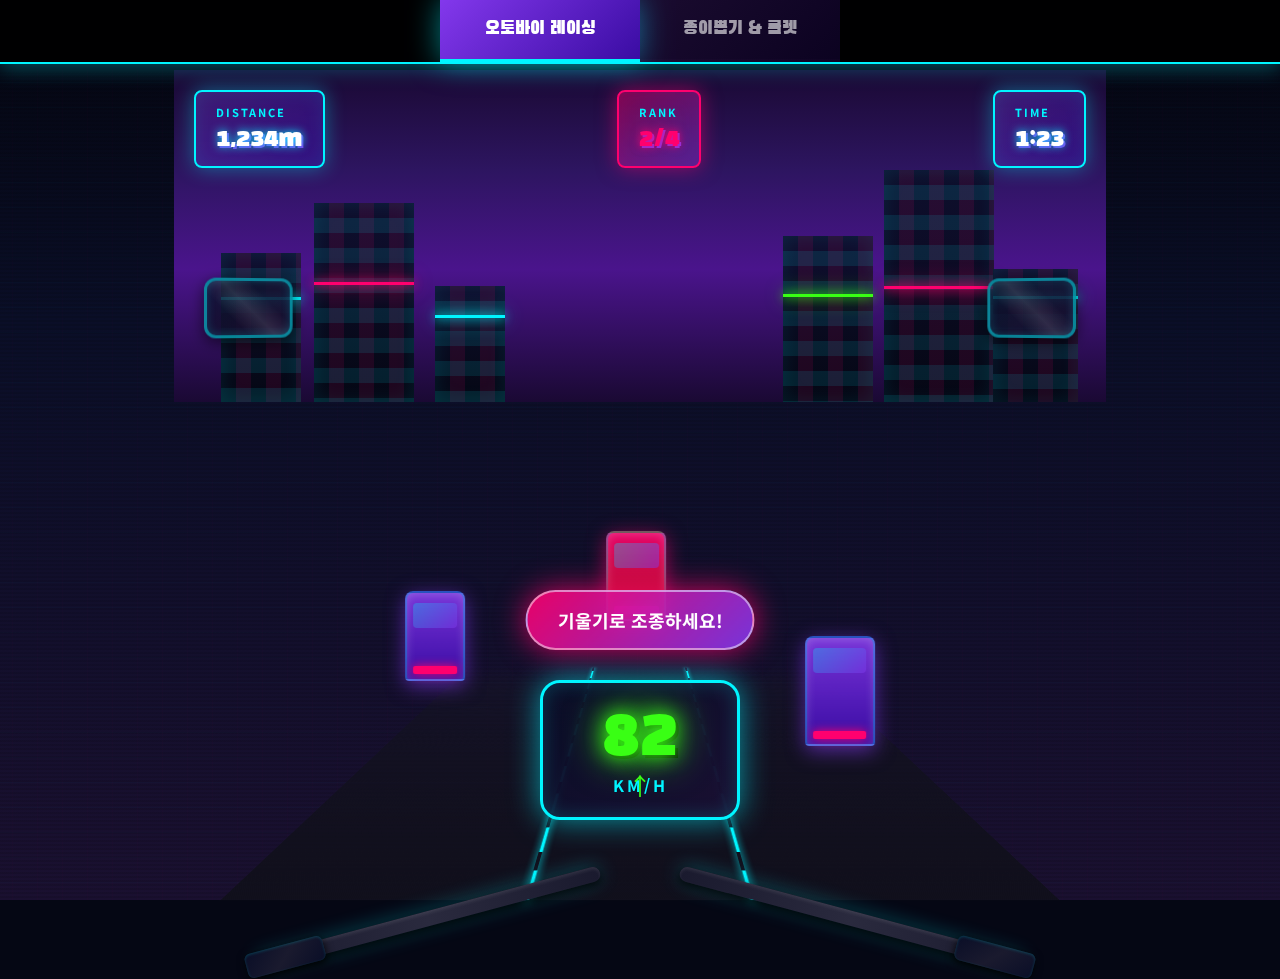
<file: mockups/motorcycle-lottery.html>
<!DOCTYPE html>
<html lang="ko">
<head>
    <meta charset="UTF-8">
    <meta name="viewport" content="width=device-width, initial-scale=1.0">
    <title>오토바이 레이싱 & 종이뽑기</title>
    <link rel="preconnect" href="https://fonts.googleapis.com">
    <link rel="preconnect" href="https://fonts.gstatic.com" crossorigin>
    <link href="https://fonts.googleapis.com/css2?family=Black+Han+Sans&family=Noto+Sans+KR:wght@400;700;900&display=swap" rel="stylesheet">
    <style>
        :root {
            /* Motorcycle - Cyberpunk Neo-Tokyo */
            --cyber-magenta: #ff006e;
            --cyber-cyan: #00f5ff;
            --cyber-purple: #8338ec;
            --cyber-blue: #3a0ca3;
            --cyber-dark: #0a0e27;
            --cyber-deeper: #050714;
            --neon-green: #39ff14;
            --neon-orange: #ff6f00;

            /* Lottery - Retro Korean Stationery */
            --retro-yellow: #ffd60a;
            --retro-blue: #0096c7;
            --retro-red: #d00000;
            --retro-pink: #ff758f;
            --retro-sky: #90e0ef;
            --retro-cream: #fef9ef;
            --retro-orange: #fb8500;
            --retro-purple: #7209b7;
        }

        * {
            margin: 0;
            padding: 0;
            box-sizing: border-box;
        }

        body {
            font-family: 'Noto Sans KR', sans-serif;
            background: var(--cyber-deeper);
            min-height: 100vh;
            display: flex;
            justify-content: center;
            align-items: center;
            overflow: hidden;
        }

        /* Tab Navigation */
        .tab-nav {
            position: fixed;
            top: 0;
            left: 0;
            right: 0;
            display: flex;
            justify-content: center;
            gap: 0;
            z-index: 1000;
            background: rgba(0, 0, 0, 0.95);
            backdrop-filter: blur(10px);
            border-bottom: 2px solid var(--cyber-cyan);
            box-shadow: 0 4px 20px rgba(0, 245, 255, 0.3);
        }

        .tab-btn {
            flex: 1;
            max-width: 200px;
            padding: 18px 30px;
            background: linear-gradient(135deg, rgba(131, 56, 236, 0.2) 0%, rgba(58, 12, 163, 0.2) 100%);
            border: none;
            color: rgba(255, 255, 255, 0.6);
            font-family: 'Black Han Sans', sans-serif;
            font-size: 18px;
            cursor: pointer;
            transition: all 0.3s ease;
            position: relative;
            overflow: hidden;
            border-bottom: 3px solid transparent;
        }

        .tab-btn::before {
            content: '';
            position: absolute;
            top: 0;
            left: -100%;
            width: 100%;
            height: 100%;
            background: linear-gradient(90deg, transparent, rgba(0, 245, 255, 0.3), transparent);
            transition: left 0.5s ease;
        }

        .tab-btn:hover::before {
            left: 100%;
        }

        .tab-btn:hover {
            color: var(--cyber-cyan);
            background: linear-gradient(135deg, rgba(131, 56, 236, 0.4) 0%, rgba(58, 12, 163, 0.4) 100%);
        }

        .tab-btn.active {
            background: linear-gradient(135deg, var(--cyber-purple) 0%, var(--cyber-blue) 100%);
            color: white;
            border-bottom: 3px solid var(--cyber-cyan);
            box-shadow: 0 0 30px rgba(0, 245, 255, 0.5);
        }

        .tab-content {
            display: none;
            width: 100%;
            height: 100vh;
            padding-top: 70px;
        }

        .tab-content.active {
            display: block;
        }

        /* ============================================
           MOTORCYCLE RACING GAME - CYBERPUNK AESTHETIC
           ============================================ */

        #motorcycle-game {
            background: linear-gradient(180deg, var(--cyber-deeper) 0%, var(--cyber-dark) 30%, #1a1030 100%);
            position: relative;
        }

        /* Animated background grid */
        #motorcycle-game::before {
            content: '';
            position: absolute;
            top: 0;
            left: 0;
            right: 0;
            bottom: 0;
            background-image:
                linear-gradient(0deg, transparent 24%, rgba(0, 245, 255, 0.05) 25%, rgba(0, 245, 255, 0.05) 26%, transparent 27%, transparent 74%, rgba(0, 245, 255, 0.05) 75%, rgba(0, 245, 255, 0.05) 76%, transparent 77%),
                linear-gradient(90deg, transparent 24%, rgba(255, 0, 110, 0.05) 25%, rgba(255, 0, 110, 0.05) 26%, transparent 27%, transparent 74%, rgba(255, 0, 110, 0.05) 75%, rgba(255, 0, 110, 0.05) 76%, transparent 77%);
            background-size: 50px 50px;
            animation: gridMove 20s linear infinite;
            pointer-events: none;
            opacity: 0.3;
        }

        @keyframes gridMove {
            0% { transform: translateY(0) translateX(0); }
            100% { transform: translateY(50px) translateX(50px); }
        }

        /* Scanlines effect */
        #motorcycle-game::after {
            content: '';
            position: absolute;
            top: 0;
            left: 0;
            right: 0;
            bottom: 0;
            background: repeating-linear-gradient(
                0deg,
                transparent,
                transparent 2px,
                rgba(0, 0, 0, 0.1) 2px,
                rgba(0, 0, 0, 0.1) 4px
            );
            pointer-events: none;
            z-index: 1;
        }

        .motorcycle-container {
            position: relative;
            width: 100%;
            max-width: 932px;
            height: calc(100vh - 70px);
            margin: 0 auto;
            display: flex;
            flex-direction: column;
            z-index: 2;
        }

        /* City skyline background */
        .city-skyline {
            position: absolute;
            top: 0;
            left: 0;
            right: 0;
            height: 40%;
            background: linear-gradient(180deg,
                #1a0933 0%,
                #2d1560 30%,
                #4a148c 60%,
                #1a0933 100%
            );
            overflow: hidden;
        }

        .building {
            position: absolute;
            bottom: 0;
            background: linear-gradient(180deg, rgba(10, 14, 39, 0.9) 0%, rgba(5, 7, 20, 1) 100%);
            box-shadow: inset 0 0 20px rgba(0, 245, 255, 0.1);
        }

        .building::before {
            content: '';
            position: absolute;
            top: 0;
            left: 0;
            right: 0;
            bottom: 0;
            background-image:
                linear-gradient(transparent 50%, rgba(0, 245, 255, 0.1) 50%),
                linear-gradient(90deg, transparent 50%, rgba(255, 0, 110, 0.1) 50%);
            background-size: 20px 30px, 30px 20px;
        }

        .building:nth-child(1) { left: 5%; width: 80px; height: 45%; }
        .building:nth-child(2) { left: 15%; width: 100px; height: 60%; }
        .building:nth-child(3) { left: 28%; width: 70px; height: 35%; }
        .building:nth-child(4) { right: 25%; width: 90px; height: 50%; }
        .building:nth-child(5) { right: 12%; width: 110px; height: 70%; }
        .building:nth-child(6) { right: 3%; width: 85px; height: 40%; }

        /* Neon lights on buildings */
        .neon-accent {
            position: absolute;
            width: 100%;
            height: 3px;
            background: var(--cyber-cyan);
            box-shadow: 0 0 10px var(--cyber-cyan), 0 0 20px var(--cyber-cyan);
            animation: neonPulse 2s ease-in-out infinite;
        }

        .building:nth-child(1) .neon-accent { top: 30%; }
        .building:nth-child(2) .neon-accent { top: 40%; background: var(--cyber-magenta); box-shadow: 0 0 10px var(--cyber-magenta), 0 0 20px var(--cyber-magenta); }
        .building:nth-child(3) .neon-accent { top: 25%; }
        .building:nth-child(4) .neon-accent { top: 35%; background: var(--neon-green); box-shadow: 0 0 10px var(--neon-green), 0 0 20px var(--neon-green); }
        .building:nth-child(5) .neon-accent { top: 50%; background: var(--cyber-magenta); box-shadow: 0 0 10px var(--cyber-magenta), 0 0 20px var(--cyber-magenta); }
        .building:nth-child(6) .neon-accent { top: 20%; }

        @keyframes neonPulse {
            0%, 100% { opacity: 1; }
            50% { opacity: 0.6; }
        }

        /* HUD - Top Stats */
        .hud-top {
            position: absolute;
            top: 20px;
            left: 0;
            right: 0;
            display: flex;
            justify-content: space-between;
            padding: 0 20px;
            z-index: 10;
        }

        .hud-stat {
            background: linear-gradient(135deg, rgba(131, 56, 236, 0.3) 0%, rgba(58, 12, 163, 0.5) 100%);
            backdrop-filter: blur(10px);
            border: 2px solid var(--cyber-cyan);
            border-radius: 8px;
            padding: 12px 20px;
            box-shadow: 0 0 20px rgba(0, 245, 255, 0.4), inset 0 0 20px rgba(0, 245, 255, 0.1);
        }

        .hud-label {
            font-size: 11px;
            color: var(--cyber-cyan);
            text-transform: uppercase;
            letter-spacing: 2px;
            font-weight: 700;
            margin-bottom: 4px;
        }

        .hud-value {
            font-family: 'Black Han Sans', sans-serif;
            font-size: 24px;
            color: white;
            text-shadow: 0 0 10px var(--cyber-cyan), 2px 2px 0 var(--cyber-purple);
        }

        .hud-rank {
            background: linear-gradient(135deg, rgba(255, 0, 110, 0.4) 0%, rgba(131, 56, 236, 0.4) 100%);
            border-color: var(--cyber-magenta);
            box-shadow: 0 0 20px rgba(255, 0, 110, 0.5), inset 0 0 20px rgba(255, 0, 110, 0.1);
        }

        .hud-rank .hud-value {
            color: var(--cyber-magenta);
            text-shadow: 0 0 10px var(--cyber-magenta), 2px 2px 0 var(--cyber-purple);
        }

        /* First-person view container */
        .fp-view {
            flex: 1;
            position: relative;
            display: flex;
            flex-direction: column;
            justify-content: flex-end;
            perspective: 1000px;
        }

        /* Side mirrors */
        .side-mirrors {
            position: absolute;
            top: 25%;
            left: 0;
            right: 0;
            display: flex;
            justify-content: space-between;
            padding: 0 30px;
            z-index: 5;
        }

        .mirror {
            width: 90px;
            height: 60px;
            background: linear-gradient(135deg, rgba(10, 14, 39, 0.8) 0%, rgba(26, 16, 51, 0.9) 100%);
            border: 3px solid rgba(0, 245, 255, 0.5);
            border-radius: 12px;
            box-shadow: 0 4px 15px rgba(0, 0, 0, 0.6), inset 0 0 10px rgba(0, 245, 255, 0.2);
            position: relative;
            overflow: hidden;
        }

        .mirror::before {
            content: '';
            position: absolute;
            top: 0;
            left: 0;
            right: 0;
            bottom: 0;
            background: linear-gradient(45deg, transparent 30%, rgba(255, 255, 255, 0.1) 50%, transparent 70%);
        }

        .mirror-left {
            transform: perspective(500px) rotateY(10deg);
        }

        .mirror-right {
            transform: perspective(500px) rotateY(-10deg);
        }

        /* Road - 3D perspective */
        .road-container {
            position: absolute;
            bottom: 0;
            left: 50%;
            transform: translateX(-50%);
            width: 90%;
            height: 60%;
            transform-style: preserve-3d;
            perspective: 500px;
        }

        .road {
            position: absolute;
            bottom: 0;
            width: 100%;
            height: 100%;
            background: linear-gradient(180deg,
                transparent 0%,
                rgba(20, 20, 35, 0.5) 20%,
                rgba(15, 15, 25, 0.9) 100%
            );
            transform: rotateX(75deg);
            transform-origin: bottom center;
        }

        /* Road lanes */
        .road-lanes {
            position: absolute;
            top: 0;
            left: 50%;
            transform: translateX(-50%);
            width: 80%;
            height: 100%;
            display: flex;
            justify-content: space-evenly;
            animation: laneScroll 1s linear infinite;
        }

        @keyframes laneScroll {
            0% { background-position: 0 0; }
            100% { background-position: 0 100px; }
        }

        .lane-divider {
            width: 4px;
            height: 100%;
            background-image: repeating-linear-gradient(
                0deg,
                var(--cyber-cyan) 0px,
                var(--cyber-cyan) 30px,
                transparent 30px,
                transparent 50px
            );
            background-size: 4px 50px;
            box-shadow: 0 0 10px var(--cyber-cyan);
            animation: dividerMove 0.5s linear infinite;
        }

        @keyframes dividerMove {
            0% { background-position: 0 0; }
            100% { background-position: 0 50px; }
        }

        /* Obstacle cars */
        .obstacles {
            position: absolute;
            bottom: 20%;
            left: 50%;
            transform: translateX(-50%);
            width: 80%;
            height: 60%;
        }

        .obstacle-car {
            position: absolute;
            width: 60px;
            height: 90px;
            background: linear-gradient(180deg, rgba(131, 56, 236, 0.9) 0%, rgba(58, 12, 163, 1) 100%);
            border-radius: 8px 8px 4px 4px;
            box-shadow: 0 5px 20px rgba(131, 56, 236, 0.6), inset 0 2px 10px rgba(255, 255, 255, 0.2);
            border: 2px solid rgba(0, 245, 255, 0.3);
        }

        .obstacle-car::before {
            content: '';
            position: absolute;
            top: 10px;
            left: 10%;
            right: 10%;
            height: 25px;
            background: linear-gradient(135deg, rgba(0, 245, 255, 0.3) 0%, rgba(131, 56, 236, 0.5) 100%);
            border-radius: 4px;
        }

        .obstacle-car::after {
            content: '';
            position: absolute;
            bottom: 5px;
            left: 10%;
            right: 10%;
            height: 8px;
            background: var(--cyber-magenta);
            box-shadow: 0 0 10px var(--cyber-magenta);
            border-radius: 2px;
        }

        .obstacle-car:nth-child(1) {
            left: 15%;
            top: 30%;
            animation: carMove1 3s ease-in-out infinite;
        }

        .obstacle-car:nth-child(2) {
            left: 45%;
            top: 10%;
            animation: carMove2 2.5s ease-in-out infinite;
            background: linear-gradient(180deg, rgba(255, 0, 110, 0.9) 0%, rgba(164, 22, 26, 1) 100%);
            box-shadow: 0 5px 20px rgba(255, 0, 110, 0.6), inset 0 2px 10px rgba(255, 255, 255, 0.2);
        }

        .obstacle-car:nth-child(3) {
            right: 15%;
            top: 45%;
            animation: carMove3 2.8s ease-in-out infinite;
            width: 70px;
            height: 110px;
        }

        @keyframes carMove1 {
            0%, 100% { transform: translateY(0); }
            50% { transform: translateY(20px); }
        }

        @keyframes carMove2 {
            0%, 100% { transform: translateY(0) scale(1); }
            50% { transform: translateY(15px) scale(1.05); }
        }

        @keyframes carMove3 {
            0%, 100% { transform: translateY(0); }
            50% { transform: translateY(-10px); }
        }

        /* Handlebar */
        .handlebar-container {
            position: absolute;
            bottom: 0;
            left: 50%;
            transform: translateX(-50%);
            width: 100%;
            height: 30%;
            display: flex;
            justify-content: center;
            align-items: flex-end;
            z-index: 8;
        }

        .handlebar {
            width: 85%;
            height: 120px;
            position: relative;
        }

        .handlebar-left, .handlebar-right {
            position: absolute;
            width: 45%;
            height: 15px;
            background: linear-gradient(90deg, #1a1a2e 0%, #2a2a3e 50%, #1a1a2e 100%);
            border-radius: 8px;
            box-shadow:
                0 4px 10px rgba(0, 0, 0, 0.8),
                inset 0 2px 4px rgba(255, 255, 255, 0.1),
                0 0 20px rgba(0, 245, 255, 0.3);
            bottom: 20px;
        }

        .handlebar-left {
            left: 0;
            transform: rotate(-15deg);
            transform-origin: right center;
        }

        .handlebar-right {
            right: 0;
            transform: rotate(15deg);
            transform-origin: left center;
        }

        .handlebar-grip {
            position: absolute;
            width: 80px;
            height: 25px;
            background: linear-gradient(135deg, #0a0e27 0%, #1a1a2e 50%, #0a0e27 100%);
            border-radius: 6px;
            box-shadow:
                0 3px 8px rgba(0, 0, 0, 0.9),
                inset 0 1px 3px rgba(0, 245, 255, 0.2);
            top: -5px;
        }

        .handlebar-left .handlebar-grip {
            left: -10px;
        }

        .handlebar-right .handlebar-grip {
            right: -10px;
        }

        /* Dashboard/Speedometer */
        .dashboard {
            position: absolute;
            bottom: 80px;
            left: 50%;
            transform: translateX(-50%);
            width: 200px;
            height: 140px;
            background: linear-gradient(135deg, rgba(10, 14, 39, 0.95) 0%, rgba(26, 16, 51, 0.98) 100%);
            border: 3px solid var(--cyber-cyan);
            border-radius: 20px;
            box-shadow:
                0 0 30px rgba(0, 245, 255, 0.6),
                inset 0 0 20px rgba(0, 245, 255, 0.2);
            display: flex;
            flex-direction: column;
            align-items: center;
            justify-content: center;
            padding: 15px;
        }

        .speed-display {
            font-family: 'Black Han Sans', sans-serif;
            font-size: 64px;
            color: var(--neon-green);
            text-shadow:
                0 0 20px var(--neon-green),
                0 0 40px var(--neon-green),
                3px 3px 0 rgba(0, 0, 0, 0.8);
            line-height: 1;
            animation: speedPulse 0.5s ease-in-out infinite alternate;
        }

        @keyframes speedPulse {
            0% { transform: scale(1); }
            100% { transform: scale(1.02); }
        }

        .speed-unit {
            font-size: 16px;
            color: var(--cyber-cyan);
            font-weight: 700;
            margin-top: 5px;
            letter-spacing: 3px;
        }

        .acceleration-arrow {
            position: absolute;
            bottom: 15px;
            font-size: 24px;
            color: var(--neon-green);
            animation: arrowBounce 0.6s ease-in-out infinite;
        }

        @keyframes arrowBounce {
            0%, 100% { transform: translateY(0); }
            50% { transform: translateY(-5px); }
        }

        /* Tutorial hint */
        .tutorial-hint {
            position: absolute;
            bottom: 250px;
            left: 50%;
            transform: translateX(-50%);
            background: linear-gradient(135deg, rgba(255, 0, 110, 0.9) 0%, rgba(131, 56, 236, 0.9) 100%);
            color: white;
            padding: 15px 30px;
            border-radius: 30px;
            font-weight: 700;
            font-size: 18px;
            box-shadow: 0 0 30px rgba(255, 0, 110, 0.8);
            animation: hintPulse 2s ease-in-out infinite;
            border: 2px solid rgba(255, 255, 255, 0.5);
        }

        @keyframes hintPulse {
            0%, 100% { transform: translateX(-50%) scale(1); opacity: 1; }
            50% { transform: translateX(-50%) scale(1.05); opacity: 0.9; }
        }

        /* ============================================
           LOTTERY GAMES - RETRO KOREAN AESTHETIC
           ============================================ */

        .lottery-container {
            width: 100%;
            max-width: 430px;
            height: calc(100vh - 70px);
            margin: 0 auto;
            display: flex;
            flex-direction: column;
            overflow-y: auto;
        }

        /* Sub-tabs for lottery games */
        .lottery-tabs {
            display: flex;
            gap: 0;
            background: white;
            border-bottom: 4px solid var(--retro-red);
        }

        .lottery-tab-btn {
            flex: 1;
            padding: 16px;
            background: linear-gradient(180deg, var(--retro-sky) 0%, var(--retro-blue) 100%);
            border: none;
            color: white;
            font-family: 'Black Han Sans', sans-serif;
            font-size: 20px;
            cursor: pointer;
            transition: all 0.3s ease;
            border-right: 3px solid white;
            text-shadow: 2px 2px 0 rgba(0, 0, 0, 0.3);
            position: relative;
        }

        .lottery-tab-btn:last-child {
            border-right: none;
        }

        .lottery-tab-btn::after {
            content: '';
            position: absolute;
            bottom: 0;
            left: 0;
            right: 0;
            height: 0;
            background: var(--retro-yellow);
            transition: height 0.3s ease;
        }

        .lottery-tab-btn.active::after {
            height: 5px;
        }

        .lottery-tab-btn.active {
            background: linear-gradient(180deg, var(--retro-yellow) 0%, var(--retro-orange) 100%);
            color: var(--retro-red);
            transform: scale(1.05);
        }

        .lottery-content {
            display: none;
            flex: 1;
            padding: 20px;
        }

        .lottery-content.active {
            display: block;
        }

        /* ===== SCRATCH CARD GAME ===== */
        #scratch-game {
            background: linear-gradient(180deg, var(--retro-sky) 0%, var(--retro-cream) 50%, var(--retro-sky) 100%);
        }

        /* Decorative pattern background */
        #scratch-game::before {
            content: '';
            position: absolute;
            top: 0;
            left: 0;
            right: 0;
            bottom: 0;
            background-image:
                radial-gradient(circle at 20% 30%, rgba(255, 117, 143, 0.2) 0%, transparent 50%),
                radial-gradient(circle at 80% 70%, rgba(0, 150, 199, 0.2) 0%, transparent 50%),
                radial-gradient(circle at 40% 80%, rgba(255, 214, 10, 0.2) 0%, transparent 50%);
            pointer-events: none;
        }

        .scratch-header {
            text-align: center;
            margin-bottom: 25px;
            position: relative;
        }

        .scratch-title {
            font-family: 'Black Han Sans', sans-serif;
            font-size: 36px;
            color: var(--retro-red);
            text-shadow:
                3px 3px 0 var(--retro-yellow),
                5px 5px 0 var(--retro-blue),
                7px 7px 10px rgba(0, 0, 0, 0.3);
            margin-bottom: 10px;
            letter-spacing: 2px;
            transform: rotate(-2deg);
        }

        .scratch-emojis {
            font-size: 32px;
            display: flex;
            justify-content: center;
            gap: 20px;
            margin-bottom: 10px;
        }

        .scratch-emoji {
            display: inline-block;
            animation: emojiFloat 2s ease-in-out infinite;
        }

        .scratch-emoji:nth-child(1) {
            animation-delay: 0s;
        }

        .scratch-emoji:nth-child(2) {
            animation-delay: 0.3s;
        }

        .scratch-emoji:nth-child(3) {
            animation-delay: 0.6s;
        }

        @keyframes emojiFloat {
            0%, 100% { transform: translateY(0) rotate(-5deg); }
            50% { transform: translateY(-10px) rotate(5deg); }
        }

        /* Scratch card grid */
        .scratch-grid {
            display: grid;
            grid-template-columns: repeat(10, 1fr);
            gap: 4px;
            background: var(--retro-red);
            padding: 8px;
            border-radius: 15px;
            box-shadow:
                0 8px 0 var(--retro-blue),
                0 12px 20px rgba(0, 0, 0, 0.3);
            margin-bottom: 20px;
        }

        .scratch-cell {
            aspect-ratio: 1;
            background: linear-gradient(135deg, var(--retro-yellow) 0%, var(--retro-orange) 100%);
            border: 3px solid white;
            border-radius: 6px;
            display: flex;
            align-items: center;
            justify-content: center;
            font-family: 'Black Han Sans', sans-serif;
            font-size: 18px;
            color: rgba(0, 0, 0, 0.3);
            cursor: pointer;
            transition: all 0.3s ease;
            box-shadow:
                0 3px 0 rgba(0, 0, 0, 0.2),
                inset 0 2px 5px rgba(255, 255, 255, 0.5);
            position: relative;
            overflow: hidden;
        }

        .scratch-cell::before {
            content: '';
            position: absolute;
            top: 0;
            left: 0;
            right: 0;
            bottom: 0;
            background: repeating-linear-gradient(
                45deg,
                transparent,
                transparent 5px,
                rgba(255, 255, 255, 0.3) 5px,
                rgba(255, 255, 255, 0.3) 10px
            );
        }

        .scratch-cell:hover {
            transform: scale(1.1) rotate(5deg);
            box-shadow:
                0 5px 0 rgba(0, 0, 0, 0.3),
                inset 0 2px 5px rgba(255, 255, 255, 0.7),
                0 0 20px rgba(255, 214, 10, 0.8);
        }

        .scratch-cell.scratched {
            background: linear-gradient(135deg, var(--retro-pink) 0%, var(--retro-purple) 100%);
            color: white;
            font-size: 14px;
            transform: rotateY(180deg);
            animation: cardFlip 0.6s ease-out;
        }

        @keyframes cardFlip {
            0% { transform: rotateY(0deg) scale(1); }
            50% { transform: rotateY(90deg) scale(1.2); }
            100% { transform: rotateY(180deg) scale(1); }
        }

        /* Results panel */
        .scratch-results {
            background: white;
            border: 5px solid var(--retro-blue);
            border-radius: 15px;
            padding: 20px;
            box-shadow: 0 8px 0 var(--retro-red), 0 12px 20px rgba(0, 0, 0, 0.3);
        }

        .results-title {
            font-family: 'Black Han Sans', sans-serif;
            font-size: 24px;
            color: var(--retro-blue);
            text-align: center;
            margin-bottom: 15px;
            text-shadow: 2px 2px 0 rgba(0, 0, 0, 0.1);
        }

        .results-list {
            display: flex;
            flex-wrap: wrap;
            gap: 10px;
            justify-content: center;
        }

        .result-item {
            background: linear-gradient(135deg, var(--retro-yellow) 0%, var(--retro-orange) 100%);
            color: var(--retro-red);
            padding: 8px 16px;
            border-radius: 20px;
            font-weight: 700;
            border: 3px solid white;
            box-shadow: 0 3px 0 rgba(0, 0, 0, 0.2);
            animation: resultPop 0.5s ease-out;
        }

        @keyframes resultPop {
            0% { transform: scale(0) rotate(-180deg); opacity: 0; }
            60% { transform: scale(1.2) rotate(10deg); }
            100% { transform: scale(1) rotate(0deg); opacity: 1; }
        }

        /* ===== ROULETTE GAME ===== */
        #roulette-game {
            background: linear-gradient(135deg,
                var(--retro-purple) 0%,
                var(--retro-blue) 25%,
                var(--retro-red) 50%,
                var(--retro-orange) 75%,
                var(--retro-yellow) 100%
            );
            background-size: 400% 400%;
            animation: gradientShift 10s ease infinite;
            display: flex;
            flex-direction: column;
            align-items: center;
            justify-content: center;
            gap: 30px;
            position: relative;
        }

        @keyframes gradientShift {
            0% { background-position: 0% 50%; }
            50% { background-position: 100% 50%; }
            100% { background-position: 0% 50%; }
        }

        /* Confetti decoration */
        #roulette-game::before {
            content: '';
            position: absolute;
            top: 0;
            left: 0;
            right: 0;
            bottom: 0;
            background-image:
                radial-gradient(circle, var(--retro-yellow) 2px, transparent 2px),
                radial-gradient(circle, var(--retro-pink) 2px, transparent 2px),
                radial-gradient(circle, var(--retro-sky) 2px, transparent 2px);
            background-size: 50px 50px, 80px 80px, 100px 100px;
            background-position: 0 0, 40px 40px, 20px 60px;
            opacity: 0.3;
            pointer-events: none;
        }

        .roulette-wheel-container {
            position: relative;
            width: 320px;
            height: 320px;
        }

        /* Pointer arrow */
        .roulette-pointer {
            position: absolute;
            top: -20px;
            left: 50%;
            transform: translateX(-50%);
            width: 0;
            height: 0;
            border-left: 20px solid transparent;
            border-right: 20px solid transparent;
            border-top: 30px solid var(--retro-red);
            z-index: 10;
            filter: drop-shadow(0 4px 8px rgba(0, 0, 0, 0.5));
        }

        .roulette-pointer::after {
            content: '';
            position: absolute;
            top: -35px;
            left: -15px;
            width: 30px;
            height: 30px;
            background: white;
            border: 4px solid var(--retro-red);
            border-radius: 50%;
        }

        .roulette-wheel {
            width: 100%;
            height: 100%;
            border-radius: 50%;
            border: 8px solid white;
            box-shadow:
                0 0 0 12px var(--retro-red),
                0 10px 30px rgba(0, 0, 0, 0.5),
                inset 0 0 30px rgba(0, 0, 0, 0.3);
            position: relative;
            transition: transform 4s cubic-bezier(0.17, 0.67, 0.12, 0.99);
            background: conic-gradient(
                var(--retro-red) 0deg 45deg,
                var(--retro-yellow) 45deg 90deg,
                var(--retro-blue) 90deg 135deg,
                var(--retro-pink) 135deg 180deg,
                var(--retro-purple) 180deg 225deg,
                var(--retro-orange) 225deg 270deg,
                var(--retro-sky) 270deg 315deg,
                var(--neon-green) 315deg 360deg
            );
        }

        .roulette-wheel.spinning {
            transform: rotate(1800deg);
        }

        /* Roulette segments text */
        .roulette-segment {
            position: absolute;
            width: 50%;
            height: 50%;
            top: 50%;
            left: 50%;
            transform-origin: 0 0;
            display: flex;
            align-items: center;
            justify-content: center;
        }

        .segment-text {
            font-family: 'Black Han Sans', sans-serif;
            font-size: 16px;
            color: white;
            text-shadow: 2px 2px 4px rgba(0, 0, 0, 0.8);
            transform: rotate(-22.5deg) translateX(60px);
        }

        .roulette-segment:nth-child(1) { transform: rotate(0deg); }
        .roulette-segment:nth-child(2) { transform: rotate(45deg); }
        .roulette-segment:nth-child(3) { transform: rotate(90deg); }
        .roulette-segment:nth-child(4) { transform: rotate(135deg); }
        .roulette-segment:nth-child(5) { transform: rotate(180deg); }
        .roulette-segment:nth-child(6) { transform: rotate(225deg); }
        .roulette-segment:nth-child(7) { transform: rotate(270deg); }
        .roulette-segment:nth-child(8) { transform: rotate(315deg); }

        /* Center button */
        .roulette-center {
            position: absolute;
            top: 50%;
            left: 50%;
            transform: translate(-50%, -50%);
            width: 80px;
            height: 80px;
            background: linear-gradient(135deg, white 0%, var(--retro-cream) 100%);
            border: 6px solid var(--retro-red);
            border-radius: 50%;
            box-shadow: 0 6px 15px rgba(0, 0, 0, 0.4);
            z-index: 11;
        }

        /* Spin button */
        .spin-button {
            padding: 20px 60px;
            font-family: 'Black Han Sans', sans-serif;
            font-size: 28px;
            background: linear-gradient(135deg, var(--retro-yellow) 0%, var(--retro-orange) 100%);
            color: var(--retro-red);
            border: 6px solid white;
            border-radius: 50px;
            cursor: pointer;
            box-shadow:
                0 8px 0 var(--retro-blue),
                0 12px 25px rgba(0, 0, 0, 0.4);
            transition: all 0.2s ease;
            text-shadow: 2px 2px 0 rgba(255, 255, 255, 0.5);
            position: relative;
            overflow: hidden;
        }

        .spin-button::before {
            content: '';
            position: absolute;
            top: 0;
            left: -100%;
            width: 100%;
            height: 100%;
            background: linear-gradient(90deg, transparent, rgba(255, 255, 255, 0.5), transparent);
            transition: left 0.5s ease;
        }

        .spin-button:hover::before {
            left: 100%;
        }

        .spin-button:hover {
            transform: translateY(-3px);
            box-shadow:
                0 11px 0 var(--retro-blue),
                0 15px 30px rgba(0, 0, 0, 0.5);
        }

        .spin-button:active {
            transform: translateY(4px);
            box-shadow:
                0 4px 0 var(--retro-blue),
                0 8px 20px rgba(0, 0, 0, 0.4);
        }

        /* Result display */
        .roulette-result {
            background: white;
            border: 6px solid var(--retro-red);
            border-radius: 20px;
            padding: 25px 40px;
            box-shadow:
                0 8px 0 var(--retro-blue),
                0 12px 25px rgba(0, 0, 0, 0.4);
            min-height: 100px;
            display: flex;
            align-items: center;
            justify-content: center;
        }

        .result-text {
            font-family: 'Black Han Sans', sans-serif;
            font-size: 32px;
            color: var(--retro-purple);
            text-shadow: 3px 3px 0 rgba(0, 0, 0, 0.1);
            text-align: center;
        }

        .result-text.show {
            animation: resultReveal 0.8s cubic-bezier(0.68, -0.55, 0.265, 1.55);
        }

        @keyframes resultReveal {
            0% { transform: scale(0) rotate(-180deg); opacity: 0; }
            60% { transform: scale(1.2) rotate(10deg); }
            100% { transform: scale(1) rotate(0deg); opacity: 1; }
        }

        /* Mobile responsive adjustments */
        @media (max-width: 430px) {
            .tab-btn {
                font-size: 14px;
                padding: 14px 20px;
            }

            .hud-stat {
                padding: 8px 12px;
            }

            .hud-label {
                font-size: 9px;
            }

            .hud-value {
                font-size: 18px;
            }

            .mirror {
                width: 70px;
                height: 50px;
            }

            .dashboard {
                width: 160px;
                height: 110px;
                bottom: 60px;
            }

            .speed-display {
                font-size: 48px;
            }

            .tutorial-hint {
                font-size: 14px;
                padding: 10px 20px;
                bottom: 200px;
            }

            .scratch-title {
                font-size: 28px;
            }

            .scratch-grid {
                gap: 3px;
                padding: 6px;
            }

            .roulette-wheel-container {
                width: 260px;
                height: 260px;
            }

            .spin-button {
                font-size: 24px;
                padding: 16px 50px;
            }

            .result-text {
                font-size: 24px;
            }
        }

        @media (orientation: landscape) and (max-height: 500px) {
            .motorcycle-container {
                height: calc(100vh - 60px);
            }

            .tutorial-hint {
                bottom: 180px;
                font-size: 14px;
            }

            .dashboard {
                bottom: 50px;
                width: 140px;
                height: 90px;
            }

            .speed-display {
                font-size: 42px;
            }
        }
    </style>
</head>
<body>
    <!-- Main Tab Navigation -->
    <div class="tab-nav">
        <button class="tab-btn active" onclick="switchTab('motorcycle')">오토바이 레이싱</button>
        <button class="tab-btn" onclick="switchTab('lottery')">종이뽑기 & 룰렛</button>
    </div>

    <!-- Tab 1: Motorcycle Racing -->
    <div id="motorcycle" class="tab-content active">
        <div id="motorcycle-game">
            <div class="motorcycle-container">
                <!-- City skyline background -->
                <div class="city-skyline">
                    <div class="building">
                        <div class="neon-accent"></div>
                    </div>
                    <div class="building">
                        <div class="neon-accent"></div>
                    </div>
                    <div class="building">
                        <div class="neon-accent"></div>
                    </div>
                    <div class="building">
                        <div class="neon-accent"></div>
                    </div>
                    <div class="building">
                        <div class="neon-accent"></div>
                    </div>
                    <div class="building">
                        <div class="neon-accent"></div>
                    </div>
                </div>

                <!-- HUD - Top stats -->
                <div class="hud-top">
                    <div class="hud-stat">
                        <div class="hud-label">Distance</div>
                        <div class="hud-value">1,234m</div>
                    </div>
                    <div class="hud-stat hud-rank">
                        <div class="hud-label">Rank</div>
                        <div class="hud-value">2/4</div>
                    </div>
                    <div class="hud-stat">
                        <div class="hud-label">Time</div>
                        <div class="hud-value">1:23</div>
                    </div>
                </div>

                <!-- First-person view -->
                <div class="fp-view">
                    <!-- Side mirrors -->
                    <div class="side-mirrors">
                        <div class="mirror mirror-left"></div>
                        <div class="mirror mirror-right"></div>
                    </div>

                    <!-- Road with perspective -->
                    <div class="road-container">
                        <div class="road">
                            <div class="road-lanes">
                                <div class="lane-divider"></div>
                                <div class="lane-divider"></div>
                            </div>
                        </div>

                        <!-- Obstacle cars -->
                        <div class="obstacles">
                            <div class="obstacle-car"></div>
                            <div class="obstacle-car"></div>
                            <div class="obstacle-car"></div>
                        </div>
                    </div>

                    <!-- Handlebar -->
                    <div class="handlebar-container">
                        <div class="handlebar">
                            <div class="handlebar-left">
                                <div class="handlebar-grip"></div>
                            </div>
                            <div class="handlebar-right">
                                <div class="handlebar-grip"></div>
                            </div>
                        </div>

                        <!-- Dashboard/Speedometer -->
                        <div class="dashboard">
                            <div class="speed-display">82</div>
                            <div class="speed-unit">KM/H</div>
                            <div class="acceleration-arrow">↑</div>
                        </div>
                    </div>

                    <!-- Tutorial hint -->
                    <div class="tutorial-hint">
                        기울기로 조종하세요!
                    </div>
                </div>
            </div>
        </div>
    </div>

    <!-- Tab 2: Lottery Games -->
    <div id="lottery" class="tab-content">
        <div class="lottery-container">
            <!-- Sub-tabs for lottery games -->
            <div class="lottery-tabs">
                <button class="lottery-tab-btn active" onclick="switchLottery('scratch')">종이뽑기</button>
                <button class="lottery-tab-btn" onclick="switchLottery('roulette')">룰렛</button>
            </div>

            <!-- Scratch card game -->
            <div id="scratch-game" class="lottery-content active">
                <div class="scratch-header">
                    <div class="scratch-emojis">
                        <span class="scratch-emoji">🎁</span>
                        <span class="scratch-emoji">⭐</span>
                        <span class="scratch-emoji">🎉</span>
                    </div>
                    <h1 class="scratch-title">추억의 뽑기판</h1>
                </div>

                <div class="scratch-grid" id="scratchGrid">
                    <!-- Generated by JS -->
                </div>

                <div class="scratch-results">
                    <h2 class="results-title">내 뽑기 결과</h2>
                    <div class="results-list" id="resultsList">
                        <div class="result-item">아직 없음</div>
                    </div>
                </div>
            </div>

            <!-- Roulette game -->
            <div id="roulette-game" class="lottery-content">
                <div class="roulette-wheel-container">
                    <div class="roulette-pointer"></div>
                    <div class="roulette-wheel" id="rouletteWheel">
                        <div class="roulette-segment">
                            <span class="segment-text">당첨!</span>
                        </div>
                        <div class="roulette-segment">
                            <span class="segment-text">꽝</span>
                        </div>
                        <div class="roulette-segment">
                            <span class="segment-text">벌칙1</span>
                        </div>
                        <div class="roulette-segment">
                            <span class="segment-text">500P</span>
                        </div>
                        <div class="roulette-segment">
                            <span class="segment-text">꽝</span>
                        </div>
                        <div class="roulette-segment">
                            <span class="segment-text">벌칙2</span>
                        </div>
                        <div class="roulette-segment">
                            <span class="segment-text">100P</span>
                        </div>
                        <div class="roulette-segment">
                            <span class="segment-text">꽝</span>
                        </div>
                        <div class="roulette-center"></div>
                    </div>
                </div>

                <button class="spin-button" id="spinButton">돌리기!</button>

                <div class="roulette-result">
                    <div class="result-text" id="rouletteResult">룰렛을 돌려보세요!</div>
                </div>
            </div>
        </div>
    </div>

    <script>
        // ===== TAB SWITCHING =====
        function switchTab(tabName) {
            // Hide all tab contents
            document.querySelectorAll('.tab-content').forEach(content => {
                content.classList.remove('active');
            });

            // Remove active from all tab buttons
            document.querySelectorAll('.tab-btn').forEach(btn => {
                btn.classList.remove('active');
            });

            // Show selected tab
            document.getElementById(tabName).classList.add('active');

            // Set active button
            event.target.classList.add('active');
        }

        function switchLottery(gameName) {
            // Hide all lottery contents
            document.querySelectorAll('.lottery-content').forEach(content => {
                content.classList.remove('active');
            });

            // Remove active from all lottery tab buttons
            document.querySelectorAll('.lottery-tab-btn').forEach(btn => {
                btn.classList.remove('active');
            });

            // Show selected game
            document.getElementById(gameName + '-game').classList.add('active');

            // Set active button
            event.target.classList.add('active');
        }

        // ===== SCRATCH CARD GAME =====
        const prizes = [
            '당첨!', '꽝', '500P', '100P', '벌칙', '꽝', '꽝', '300P',
            '당첨!', '꽝', '꽝', '200P', '벌칙', '꽝', '꽝', '당첨!',
            '꽝', '꽝', '꽝', '100P', '당첨!', '벌칙', '꽝', '꽝',
            '300P', '꽝', '꽝', '당첨!', '꽝', '200P', '꽝', '벌칙',
            '꽝', '꽝', '100P', '꽝', '당첨!', '꽝', '벌칙', '꽝',
            '200P', '꽝', '꽝', '당첨!', '꽝', '꽝', '300P', '벌칙',
            '꽝', '100P', '꽝', '꽝', '당첨!', '꽝', '벌칙', '꽝',
            '꽝', '꽝', '200P', '당첨!', '꽝', '꽝', '100P', '벌칙',
            '꽝', '300P', '꽝', '꽝', '당첨!', '꽝', '꽝', '벌칙',
            '100P', '꽝', '꽝', '당첨!', '꽝', '200P', '꽝', '꽝',
            '벌칙', '꽝', '300P', '꽝', '당첨!', '꽝', '꽝', '100P',
            '꽝', '꽝', '당첨!', '벌칙', '꽝', '200P', '꽝', '꽝',
            '300P', '꽝', '꽝', '당첨!', '꽝', '벌칙'
        ];

        const scratchGrid = document.getElementById('scratchGrid');
        const resultsList = document.getElementById('resultsList');
        let scratchedResults = [];

        // Initialize scratch cards
        function initScratchCards() {
            scratchGrid.innerHTML = '';
            scratchedResults = [];
            resultsList.innerHTML = '<div class="result-item">아직 없음</div>';

            prizes.forEach((prize, index) => {
                const cell = document.createElement('div');
                cell.className = 'scratch-cell';
                cell.textContent = '?';
                cell.dataset.prize = prize;
                cell.dataset.index = index;
                cell.addEventListener('click', scratchCard);
                scratchGrid.appendChild(cell);
            });
        }

        function scratchCard(e) {
            const cell = e.currentTarget;
            if (cell.classList.contains('scratched')) return;

            cell.classList.add('scratched');
            const prize = cell.dataset.prize;
            cell.textContent = prize;

            scratchedResults.push(prize);
            updateResults();
        }

        function updateResults() {
            if (scratchedResults.length === 0) {
                resultsList.innerHTML = '<div class="result-item">아직 없음</div>';
                return;
            }

            resultsList.innerHTML = '';
            scratchedResults.forEach((result, index) => {
                const item = document.createElement('div');
                item.className = 'result-item';
                item.textContent = result;
                item.style.animationDelay = (index * 0.1) + 's';
                resultsList.appendChild(item);
            });
        }

        // ===== ROULETTE GAME =====
        const rouletteWheel = document.getElementById('rouletteWheel');
        const spinButton = document.getElementById('spinButton');
        const rouletteResult = document.getElementById('rouletteResult');
        const rouletteOptions = ['당첨!', '꽝', '벌칙1', '500P', '꽝', '벌칙2', '100P', '꽝'];
        let isSpinning = false;

        spinButton.addEventListener('click', spinRoulette);

        function spinRoulette() {
            if (isSpinning) return;

            isSpinning = true;
            spinButton.disabled = true;
            rouletteResult.textContent = '돌아가는 중...';
            rouletteResult.classList.remove('show');

            // Random number of full rotations + final position
            const randomIndex = Math.floor(Math.random() * rouletteOptions.length);
            const segmentAngle = 360 / rouletteOptions.length;
            const extraSpins = 5;
            const finalAngle = (extraSpins * 360) + (randomIndex * segmentAngle) + (segmentAngle / 2);

            // Get current rotation
            const currentRotation = parseInt(rouletteWheel.style.transform.replace(/[^0-9-]/g, '')) || 0;
            const newRotation = currentRotation + finalAngle;

            rouletteWheel.style.transform = `rotate(${newRotation}deg)`;

            setTimeout(() => {
                const result = rouletteOptions[randomIndex];
                rouletteResult.textContent = `결과: ${result}`;
                rouletteResult.classList.add('show');
                isSpinning = false;
                spinButton.disabled = false;
            }, 4000);
        }

        // Initialize on load
        initScratchCards();

        console.log('오토바이 레이싱 & 종이뽑기/룰렛 UI 로드 완료!');
    </script>
</body>
</html>
</file>
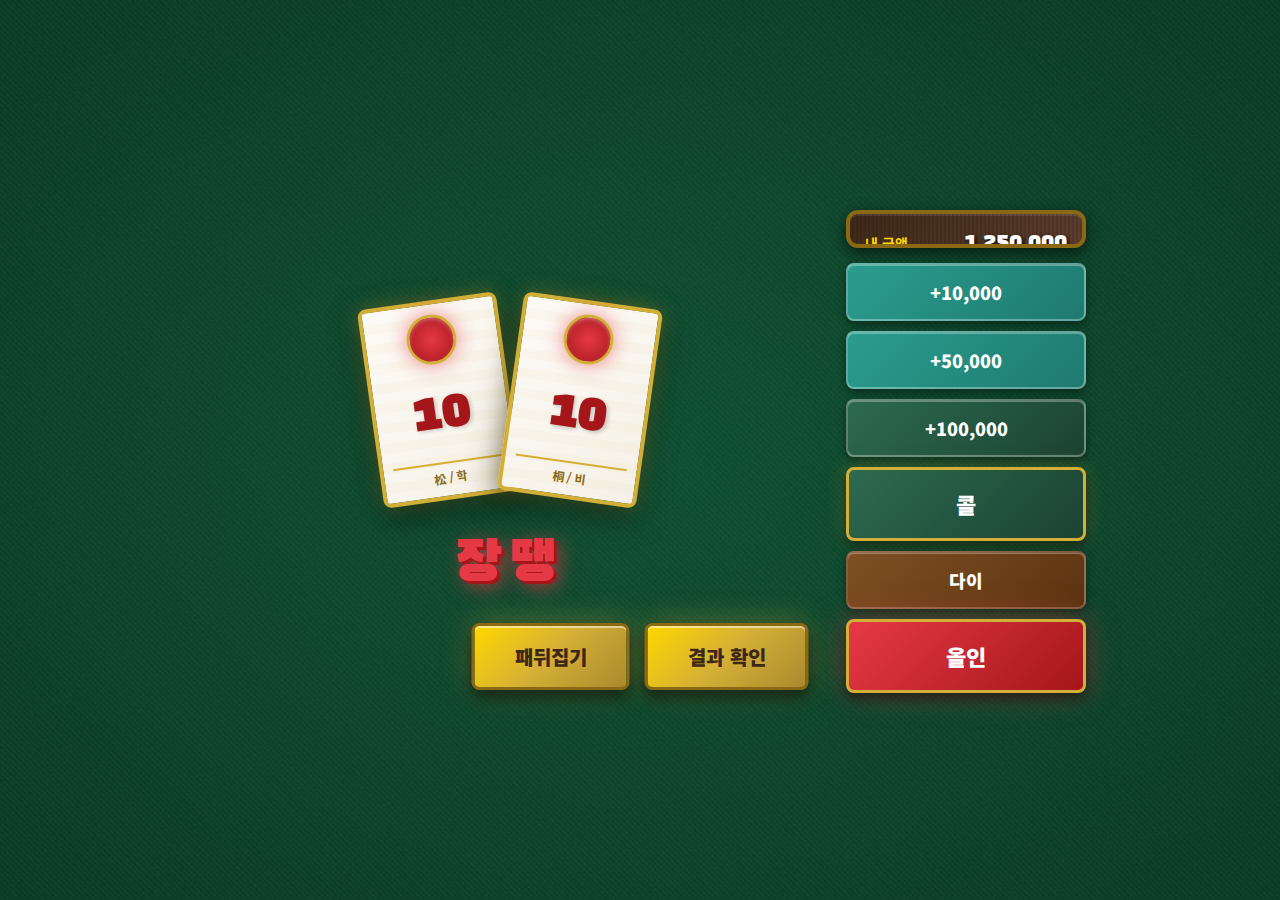
<file: mockups/sutda.html>
<!DOCTYPE html>
<html lang="ko">
<head>
    <meta charset="UTF-8">
    <meta name="viewport" content="width=device-width, initial-scale=1.0">
    <title>섯다 - 장땡</title>
    <link rel="preconnect" href="https://fonts.googleapis.com">
    <link rel="preconnect" href="https://fonts.gstatic.com" crossorigin>
    <link href="https://fonts.googleapis.com/css2?family=Black+Han+Sans&family=Noto+Sans+KR:wght@400;700;900&display=swap" rel="stylesheet">
    <style>
        :root {
            --felt-green: #0a4d2e;
            --felt-dark: #063821;
            --gold: #d4af37;
            --gold-dark: #aa8a2e;
            --gold-light: #ffd700;
            --bronze: #8b6914;
            --wood-dark: #3d2817;
            --wood-light: #5c3d2e;
            --red-bright: #e63946;
            --red-deep: #a4161a;
            --blue-bet: #2a9d8f;
            --green-call: #2d6a4f;
            --brown-fold: #7f4f24;
        }

        * {
            margin: 0;
            padding: 0;
            box-sizing: border-box;
        }

        body {
            font-family: 'Noto Sans KR', sans-serif;
            background: radial-gradient(ellipse at center, var(--felt-green) 0%, var(--felt-dark) 100%);
            min-height: 100vh;
            display: flex;
            justify-content: center;
            align-items: center;
            overflow: hidden;
            position: relative;
        }

        /* Felt texture overlay */
        body::before {
            content: '';
            position: absolute;
            top: 0;
            left: 0;
            right: 0;
            bottom: 0;
            background-image:
                repeating-linear-gradient(45deg, transparent, transparent 2px, rgba(255,255,255,.02) 2px, rgba(255,255,255,.02) 4px),
                repeating-linear-gradient(-45deg, transparent, transparent 2px, rgba(0,0,0,.03) 2px, rgba(0,0,0,.03) 4px);
            pointer-events: none;
            z-index: 1;
        }

        /* Noise texture */
        body::after {
            content: '';
            position: absolute;
            top: 0;
            left: 0;
            right: 0;
            bottom: 0;
            background-image: url("data:image/svg+xml,%3Csvg viewBox='0 0 400 400' xmlns='http://www.w3.org/2000/svg'%3E%3Cfilter id='noiseFilter'%3E%3CfeTurbulence type='fractalNoise' baseFrequency='0.9' numOctaves='4' stitchTiles='stitch'/%3E%3C/filter%3E%3Crect width='100%25' height='100%25' filter='url(%23noiseFilter)' opacity='0.05'/%3E%3C/svg%3E");
            pointer-events: none;
            z-index: 2;
        }

        .game-container {
            position: relative;
            width: 100%;
            max-width: 932px;
            height: 100vh;
            max-height: 520px;
            display: flex;
            padding: 20px;
            gap: 20px;
            z-index: 3;
        }

        /* Left section - Cards */
        .cards-section {
            flex: 1;
            display: flex;
            flex-direction: column;
            justify-content: center;
            align-items: center;
            position: relative;
        }

        .cards-display {
            position: relative;
            width: 280px;
            height: 200px;
            margin-bottom: 30px;
        }

        .hwatu-card {
            position: absolute;
            width: 140px;
            height: 200px;
            background: linear-gradient(135deg, #fdfbf7 0%, #f5f1e8 100%);
            border: 4px solid var(--gold);
            border-radius: 8px;
            box-shadow:
                0 10px 30px rgba(0,0,0,0.5),
                inset 0 1px 0 rgba(255,255,255,0.8),
                0 0 20px rgba(212,175,55,0.4);
            transition: transform 0.3s ease;
        }

        .hwatu-card:hover {
            transform: translateY(-10px) scale(1.05);
        }

        .hwatu-card:nth-child(1) {
            left: 0;
            transform: rotate(-8deg);
            z-index: 1;
            animation: cardDeal1 0.6s ease-out;
        }

        .hwatu-card:nth-child(2) {
            right: 0;
            transform: rotate(8deg);
            z-index: 2;
            animation: cardDeal2 0.6s ease-out 0.15s backwards;
        }

        @keyframes cardDeal1 {
            from {
                transform: translateX(-200px) translateY(-100px) rotate(-180deg);
                opacity: 0;
            }
            to {
                transform: translateX(0) translateY(0) rotate(-8deg);
                opacity: 1;
            }
        }

        @keyframes cardDeal2 {
            from {
                transform: translateX(-200px) translateY(-100px) rotate(-180deg);
                opacity: 0;
            }
            to {
                transform: translateX(0) translateY(0) rotate(8deg);
                opacity: 1;
            }
        }

        .card-inner {
            padding: 10px;
            height: 100%;
            display: flex;
            flex-direction: column;
            align-items: center;
            justify-content: space-between;
            background: repeating-linear-gradient(
                0deg,
                transparent,
                transparent 10px,
                rgba(212,175,55,0.05) 10px,
                rgba(212,175,55,0.05) 20px
            );
        }

        .card-gwang {
            width: 50px;
            height: 50px;
            background: radial-gradient(circle, var(--red-bright) 0%, var(--red-deep) 100%);
            border-radius: 50%;
            border: 3px solid var(--gold);
            box-shadow:
                0 0 20px rgba(230,57,70,0.6),
                inset 0 2px 4px rgba(255,255,255,0.3);
            animation: glow 2s ease-in-out infinite;
        }

        @keyframes glow {
            0%, 100% { box-shadow: 0 0 20px rgba(230,57,70,0.6), inset 0 2px 4px rgba(255,255,255,0.3); }
            50% { box-shadow: 0 0 40px rgba(230,57,70,0.9), inset 0 2px 4px rgba(255,255,255,0.5); }
        }

        .card-number {
            font-family: 'Black Han Sans', sans-serif;
            font-size: 48px;
            color: var(--red-deep);
            text-shadow: 2px 2px 4px rgba(0,0,0,0.2);
            font-weight: 900;
        }

        .card-motif {
            width: 100%;
            text-align: center;
            font-size: 12px;
            color: var(--bronze);
            border-top: 2px solid var(--gold);
            padding-top: 5px;
            font-weight: 700;
        }

        .rank-display {
            font-family: 'Black Han Sans', sans-serif;
            font-size: 56px;
            color: var(--red-bright);
            text-shadow:
                3px 3px 0 var(--red-deep),
                5px 5px 20px rgba(230,57,70,0.8);
            letter-spacing: 8px;
            animation: rankPulse 1.5s ease-in-out infinite;
        }

        @keyframes rankPulse {
            0%, 100% { transform: scale(1); }
            50% { transform: scale(1.05); }
        }

        /* Right section */
        .controls-section {
            width: 240px;
            display: flex;
            flex-direction: column;
            gap: 15px;
        }

        /* Info panel */
        .info-panel {
            background: linear-gradient(135deg, var(--wood-dark) 0%, var(--wood-light) 100%);
            border: 4px solid var(--bronze);
            border-radius: 12px;
            padding: 15px;
            box-shadow:
                0 5px 15px rgba(0,0,0,0.6),
                inset 0 2px 0 rgba(255,255,255,0.1);
            position: relative;
            overflow: hidden;
        }

        .info-panel::before {
            content: '';
            position: absolute;
            top: 0;
            left: 0;
            right: 0;
            bottom: 0;
            background: repeating-linear-gradient(
                90deg,
                transparent,
                transparent 2px,
                rgba(0,0,0,0.1) 2px,
                rgba(0,0,0,0.1) 4px
            );
            pointer-events: none;
        }

        .info-row {
            display: flex;
            justify-content: space-between;
            align-items: center;
            margin-bottom: 8px;
            position: relative;
        }

        .info-row:last-child {
            margin-bottom: 0;
        }

        .info-label {
            font-size: 14px;
            color: var(--gold-light);
            font-weight: 700;
        }

        .info-value {
            font-family: 'Black Han Sans', sans-serif;
            font-size: 22px;
            color: #fff;
            text-shadow: 2px 2px 4px rgba(0,0,0,0.8);
        }

        /* Betting buttons */
        .bet-buttons {
            display: flex;
            flex-direction: column;
            gap: 10px;
        }

        .btn {
            padding: 14px 20px;
            font-family: 'Noto Sans KR', sans-serif;
            font-size: 18px;
            font-weight: 900;
            border: none;
            border-radius: 8px;
            cursor: pointer;
            transition: all 0.2s ease;
            box-shadow:
                0 4px 8px rgba(0,0,0,0.4),
                inset 0 1px 0 rgba(255,255,255,0.3);
            position: relative;
            overflow: hidden;
        }

        .btn::before {
            content: '';
            position: absolute;
            top: 50%;
            left: 50%;
            width: 0;
            height: 0;
            border-radius: 50%;
            background: rgba(255,255,255,0.3);
            transform: translate(-50%, -50%);
            transition: width 0.4s, height 0.4s;
        }

        .btn:active::before {
            width: 300px;
            height: 300px;
        }

        .btn:hover {
            transform: translateY(-2px);
            box-shadow:
                0 6px 12px rgba(0,0,0,0.5),
                inset 0 1px 0 rgba(255,255,255,0.4);
        }

        .btn:active {
            transform: translateY(0);
        }

        .btn-bet {
            background: linear-gradient(135deg, var(--blue-bet) 0%, #1f7a6f 100%);
            color: white;
            border: 2px solid rgba(255,255,255,0.3);
        }

        .btn-bet-large {
            background: linear-gradient(135deg, var(--green-call) 0%, #1b4332 100%);
            color: white;
            border: 2px solid rgba(255,255,255,0.3);
        }

        .btn-call {
            background: linear-gradient(135deg, var(--green-call) 0%, #1b4332 100%);
            color: white;
            padding: 18px 20px;
            font-size: 22px;
            border: 3px solid var(--gold);
            box-shadow:
                0 6px 12px rgba(0,0,0,0.5),
                0 0 20px rgba(212,175,55,0.3);
        }

        .btn-fold {
            background: linear-gradient(135deg, var(--brown-fold) 0%, #5c3410 100%);
            color: white;
            border: 2px solid rgba(255,255,255,0.2);
        }

        .btn-allin {
            background: linear-gradient(135deg, var(--red-bright) 0%, var(--red-deep) 100%);
            color: white;
            padding: 18px 20px;
            font-size: 22px;
            border: 3px solid var(--gold);
            box-shadow:
                0 6px 12px rgba(0,0,0,0.5),
                0 0 30px rgba(230,57,70,0.5);
            animation: allinPulse 2s ease-in-out infinite;
        }

        @keyframes allinPulse {
            0%, 100% { box-shadow: 0 6px 12px rgba(0,0,0,0.5), 0 0 30px rgba(230,57,70,0.5); }
            50% { box-shadow: 0 8px 16px rgba(0,0,0,0.6), 0 0 40px rgba(230,57,70,0.8); }
        }

        /* Bottom actions */
        .bottom-actions {
            position: absolute;
            bottom: 20px;
            left: 50%;
            transform: translateX(-50%);
            display: flex;
            gap: 15px;
            z-index: 10;
        }

        .btn-gold {
            background: linear-gradient(135deg, var(--gold-light) 0%, var(--gold) 50%, var(--gold-dark) 100%);
            color: var(--wood-dark);
            padding: 16px 40px;
            font-size: 20px;
            font-weight: 900;
            border: 3px solid var(--bronze);
            box-shadow:
                0 8px 16px rgba(0,0,0,0.6),
                inset 0 2px 0 rgba(255,255,255,0.5),
                0 0 30px rgba(212,175,55,0.4);
            animation: goldShine 3s ease-in-out infinite;
        }

        @keyframes goldShine {
            0%, 100% { filter: brightness(1); }
            50% { filter: brightness(1.2); }
        }

        .btn-gold:hover {
            transform: translateY(-3px) scale(1.05);
            box-shadow:
                0 10px 20px rgba(0,0,0,0.7),
                inset 0 2px 0 rgba(255,255,255,0.6),
                0 0 40px rgba(212,175,55,0.6);
        }

        /* Mobile optimization */
        @media (max-width: 932px) {
            .game-container {
                max-height: none;
                height: 100vh;
                padding: 15px;
            }

            .cards-display {
                width: 240px;
                height: 170px;
            }

            .hwatu-card {
                width: 120px;
                height: 170px;
            }

            .card-gwang {
                width: 40px;
                height: 40px;
            }

            .card-number {
                font-size: 40px;
            }

            .rank-display {
                font-size: 44px;
            }

            .controls-section {
                width: 200px;
            }

            .btn {
                padding: 12px 16px;
                font-size: 16px;
            }

            .btn-call, .btn-allin {
                padding: 16px 16px;
                font-size: 18px;
            }

            .btn-gold {
                padding: 14px 30px;
                font-size: 18px;
            }
        }

        @media (orientation: portrait) {
            body::after {
                content: '이 게임은 가로 모드에 최적화되어 있습니다';
                position: fixed;
                top: 50%;
                left: 50%;
                transform: translate(-50%, -50%);
                background: rgba(0,0,0,0.9);
                color: var(--gold-light);
                padding: 30px;
                border-radius: 15px;
                font-size: 18px;
                font-weight: 700;
                text-align: center;
                z-index: 1000;
                border: 3px solid var(--gold);
            }
        }
    </style>
</head>
<body>
    <div class="game-container">
        <!-- Left section - Cards and rank -->
        <div class="cards-section">
            <div class="cards-display">
                <div class="hwatu-card">
                    <div class="card-inner">
                        <div class="card-gwang"></div>
                        <div class="card-number">10</div>
                        <div class="card-motif">松 / 학</div>
                    </div>
                </div>
                <div class="hwatu-card">
                    <div class="card-inner">
                        <div class="card-gwang"></div>
                        <div class="card-number">10</div>
                        <div class="card-motif">桐 / 비</div>
                    </div>
                </div>
            </div>
            <div class="rank-display">장땡</div>
        </div>

        <!-- Right section - Controls -->
        <div class="controls-section">
            <!-- Info panel -->
            <div class="info-panel">
                <div class="info-row">
                    <span class="info-label">내 금액</span>
                    <span class="info-value">1,250,000</span>
                </div>
                <div class="info-row">
                    <span class="info-label">판돈</span>
                    <span class="info-value">320,000</span>
                </div>
            </div>

            <!-- Betting buttons -->
            <div class="bet-buttons">
                <button class="btn btn-bet">+10,000</button>
                <button class="btn btn-bet">+50,000</button>
                <button class="btn btn-bet-large">+100,000</button>
                <button class="btn btn-call">콜</button>
                <button class="btn btn-fold">다이</button>
                <button class="btn btn-allin">올인</button>
            </div>
        </div>

        <!-- Bottom actions -->
        <div class="bottom-actions">
            <button class="btn btn-gold">패뒤집기</button>
            <button class="btn btn-gold">결과 확인</button>
        </div>
    </div>

    <script>
        // Button interaction enhancements
        document.querySelectorAll('.btn').forEach(btn => {
            btn.addEventListener('click', function(e) {
                // Create ripple effect
                const ripple = document.createElement('span');
                const rect = this.getBoundingClientRect();
                const size = Math.max(rect.width, rect.height);
                const x = e.clientX - rect.left - size / 2;
                const y = e.clientY - rect.top - size / 2;

                ripple.style.width = ripple.style.height = size + 'px';
                ripple.style.left = x + 'px';
                ripple.style.top = y + 'px';
                ripple.classList.add('ripple');

                this.appendChild(ripple);

                setTimeout(() => ripple.remove(), 600);
            });
        });

        // Card hover tilt effect
        document.querySelectorAll('.hwatu-card').forEach(card => {
            card.addEventListener('mousemove', function(e) {
                const rect = this.getBoundingClientRect();
                const x = e.clientX - rect.left;
                const y = e.clientY - rect.top;
                const centerX = rect.width / 2;
                const centerY = rect.height / 2;
                const rotateX = (y - centerY) / 10;
                const rotateY = (centerX - x) / 10;

                const originalRotation = this === card.parentElement.children[0] ? -8 : 8;
                this.style.transform = `rotate(${originalRotation}deg) rotateX(${rotateX}deg) rotateY(${rotateY}deg) scale(1.05)`;
            });

            card.addEventListener('mouseleave', function() {
                const originalRotation = this === card.parentElement.children[0] ? -8 : 8;
                this.style.transform = `rotate(${originalRotation}deg)`;
            });
        });

        // Add console log for demo
        console.log('섯다 게임 UI 로드 완료 - 장땡!');
    </script>
</body>
</html>
</file>
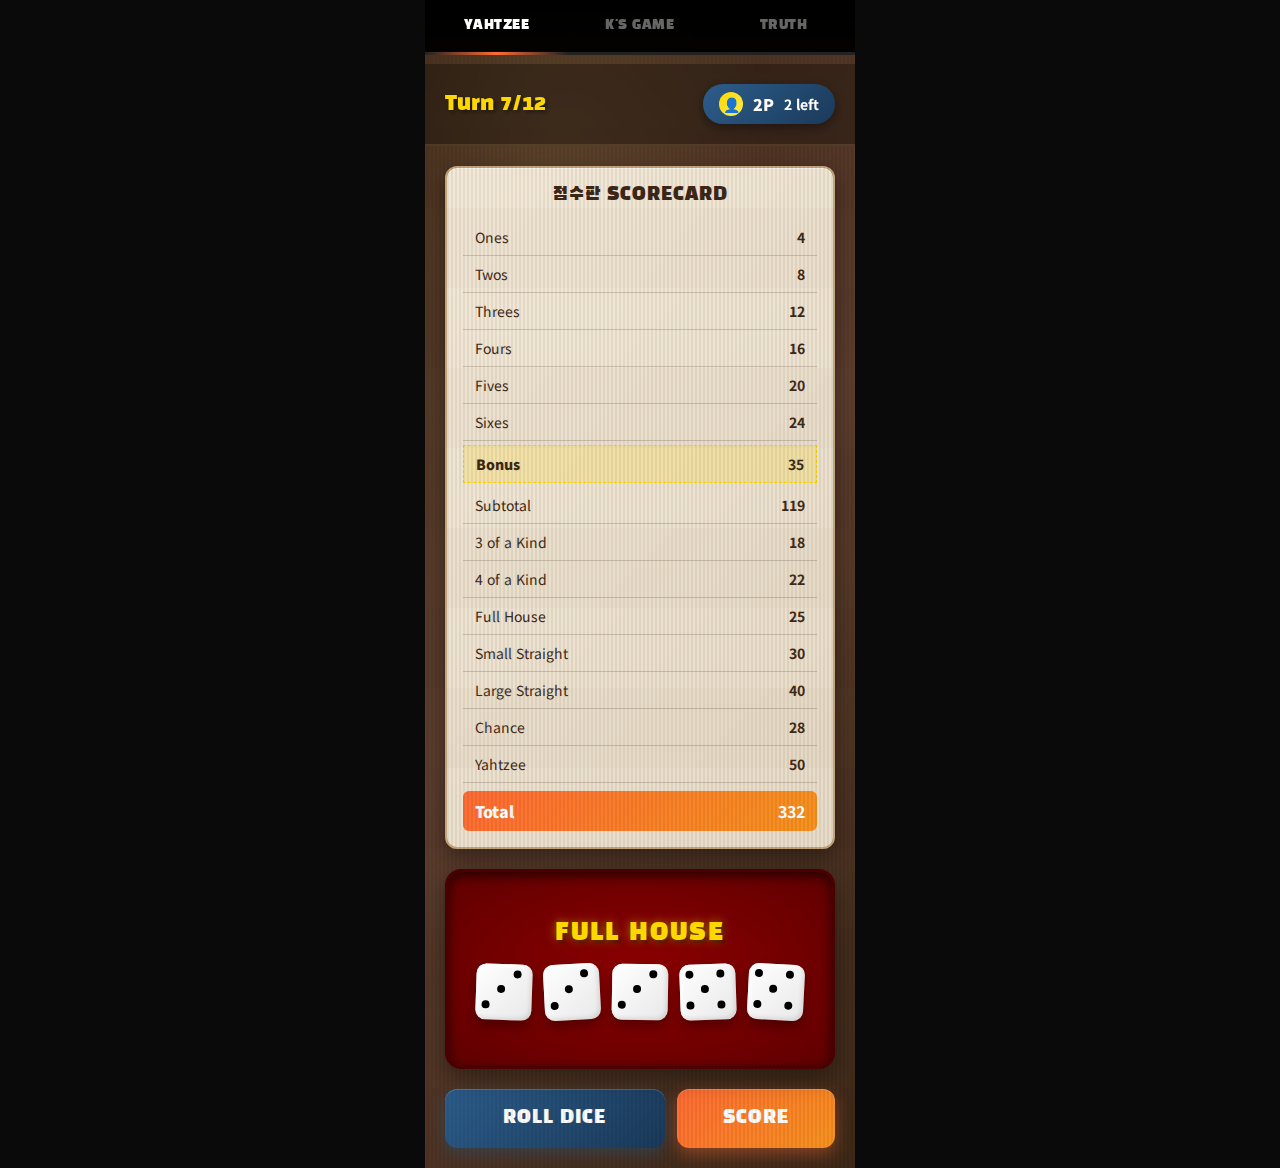
<file: mockups/yahtzee-updown-truth.html>
<!DOCTYPE html>
<html lang="ko">
<head>
    <meta charset="UTF-8">
    <meta name="viewport" content="width=device-width, initial-scale=1.0">
    <title>파티덱 게임 목업</title>
    <link rel="preconnect" href="https://fonts.googleapis.com">
    <link rel="preconnect" href="https://fonts.gstatic.com" crossorigin>
    <link href="https://fonts.googleapis.com/css2?family=Black+Han+Sans&family=Noto+Sans+KR:wght@400;700;900&display=swap" rel="stylesheet">
    <style>
        :root {
            --wood-dark: #3d2817;
            --wood-mid: #5c3d2e;
            --wood-light: #8b6f47;
            --felt-green: #0d5e2a;
            --felt-dark: #083d1a;
            --metal-dark: #1a1a1d;
            --metal-light: #2d2d32;
            --velvet-red: #8b0000;
            --led-green: #00ff41;
            --led-red: #ff073a;
            --gold: #ffd700;
        }

        * {
            margin: 0;
            padding: 0;
            box-sizing: border-box;
        }

        body {
            font-family: 'Noto Sans KR', sans-serif;
            background: #0a0a0a;
            color: #fff;
            overflow-x: hidden;
            min-height: 100vh;
        }

        .container {
            max-width: 430px;
            margin: 0 auto;
            min-height: 100vh;
            position: relative;
        }

        /* TAB SYSTEM */
        .tab-bar {
            position: fixed;
            top: 0;
            left: 50%;
            transform: translateX(-50%);
            width: 100%;
            max-width: 430px;
            background: linear-gradient(180deg, #000 0%, rgba(0,0,0,0.95) 100%);
            display: flex;
            z-index: 1000;
            border-bottom: 3px solid #222;
            backdrop-filter: blur(10px);
        }

        .tab {
            flex: 1;
            padding: 18px 8px;
            text-align: center;
            font-family: 'Black Han Sans', sans-serif;
            font-size: 13px;
            letter-spacing: 0.5px;
            cursor: pointer;
            background: transparent;
            border: none;
            color: #666;
            position: relative;
            transition: all 0.3s cubic-bezier(0.4, 0, 0.2, 1);
            text-transform: uppercase;
        }

        .tab:hover {
            color: #aaa;
        }

        .tab.active {
            color: #fff;
        }

        .tab.active::after {
            content: '';
            position: absolute;
            bottom: -3px;
            left: 0;
            right: 0;
            height: 3px;
            background: linear-gradient(90deg, transparent, var(--accent-color, #fff), transparent);
            animation: slideIn 0.4s cubic-bezier(0.4, 0, 0.2, 1);
        }

        @keyframes slideIn {
            from {
                transform: scaleX(0);
                opacity: 0;
            }
            to {
                transform: scaleX(1);
                opacity: 1;
            }
        }

        .tab:nth-child(1).active {
            --accent-color: #ff6b35;
        }

        .tab:nth-child(2).active {
            --accent-color: #00d4aa;
        }

        .tab:nth-child(3).active {
            --accent-color: #ff073a;
        }

        .game-panel {
            display: none;
            padding-top: 64px;
            min-height: 100vh;
            animation: fadeIn 0.5s ease-out;
        }

        .game-panel.active {
            display: block;
        }

        @keyframes fadeIn {
            from {
                opacity: 0;
                transform: translateY(20px);
            }
            to {
                opacity: 1;
                transform: translateY(0);
            }
        }

        /* YAHTZEE GAME */
        #yahtzee {
            background:
                radial-gradient(ellipse at 30% 20%, rgba(139, 111, 71, 0.3), transparent 50%),
                linear-gradient(135deg, var(--wood-dark) 0%, var(--wood-mid) 50%, var(--wood-dark) 100%);
            position: relative;
            overflow: hidden;
        }

        #yahtzee::before {
            content: '';
            position: absolute;
            top: 0;
            left: 0;
            right: 0;
            bottom: 0;
            background:
                repeating-linear-gradient(90deg, transparent, transparent 2px, rgba(0,0,0,0.1) 2px, rgba(0,0,0,0.1) 4px),
                repeating-linear-gradient(0deg, transparent, transparent 80px, rgba(139, 111, 71, 0.05) 80px, rgba(139, 111, 71, 0.05) 160px);
            pointer-events: none;
            opacity: 0.6;
        }

        .yahtzee-header {
            padding: 20px;
            display: flex;
            justify-content: space-between;
            align-items: center;
            background: rgba(0,0,0,0.3);
            backdrop-filter: blur(5px);
            border-bottom: 2px solid rgba(139, 111, 71, 0.3);
        }

        .turn-info {
            font-family: 'Black Han Sans', sans-serif;
            font-size: 20px;
            color: var(--gold);
            text-shadow: 2px 2px 4px rgba(0,0,0,0.5);
        }

        .player-badge {
            display: flex;
            align-items: center;
            gap: 10px;
            background: linear-gradient(135deg, #2d5d8b, #1a3a5a);
            padding: 8px 16px;
            border-radius: 20px;
            box-shadow: 0 4px 12px rgba(0,0,0,0.4);
        }

        .player-icon {
            width: 24px;
            height: 24px;
            border-radius: 50%;
            background: linear-gradient(135deg, #ffd700, #ffed4e);
            display: flex;
            align-items: center;
            justify-content: center;
            font-size: 14px;
        }

        .rolls-left {
            font-family: 'Noto Sans KR', sans-serif;
            font-weight: 700;
            font-size: 14px;
            color: #fff;
        }

        .yahtzee-content {
            padding: 20px;
            display: flex;
            flex-direction: column;
            gap: 20px;
        }

        .scorecard {
            background: linear-gradient(135deg, #f4e9d8, #e8dcc8);
            border-radius: 12px;
            padding: 16px;
            box-shadow:
                0 8px 20px rgba(0,0,0,0.4),
                inset 0 1px 0 rgba(255,255,255,0.5);
            border: 2px solid #c4a57b;
        }

        .scorecard-title {
            font-family: 'Black Han Sans', sans-serif;
            font-size: 18px;
            color: #3d2817;
            text-align: center;
            margin-bottom: 12px;
            text-transform: uppercase;
            letter-spacing: 1px;
        }

        .score-row {
            display: grid;
            grid-template-columns: 2fr 1fr;
            padding: 8px 12px;
            border-bottom: 1px solid rgba(61, 40, 23, 0.2);
            font-size: 14px;
            color: #3d2817;
            transition: background 0.2s;
        }

        .score-row:hover {
            background: rgba(255, 215, 0, 0.15);
        }

        .score-row.bonus {
            background: rgba(255, 215, 0, 0.2);
            font-weight: 900;
            border: 1px dashed var(--gold);
            margin: 4px 0;
        }

        .score-row.total {
            background: linear-gradient(135deg, #ff6b35, #f7931e);
            color: #fff;
            font-weight: 900;
            font-size: 16px;
            border: none;
            margin-top: 8px;
            border-radius: 6px;
        }

        .score-value {
            text-align: right;
            font-weight: 700;
        }

        .dice-tray {
            background:
                radial-gradient(ellipse at center, var(--velvet-red), #600000),
                repeating-linear-gradient(45deg, transparent, transparent 2px, rgba(0,0,0,0.1) 2px, rgba(0,0,0,0.1) 4px);
            border-radius: 16px;
            padding: 24px;
            box-shadow:
                inset 0 4px 12px rgba(0,0,0,0.6),
                0 8px 24px rgba(0,0,0,0.4);
            border: 3px solid #4a0000;
            position: relative;
            min-height: 200px;
            display: flex;
            flex-direction: column;
            align-items: center;
            justify-content: center;
            gap: 16px;
        }

        .dice-result-label {
            font-family: 'Black Han Sans', sans-serif;
            font-size: 24px;
            color: var(--gold);
            text-shadow:
                0 0 10px rgba(255, 215, 0, 0.5),
                2px 2px 4px rgba(0,0,0,0.8);
            letter-spacing: 2px;
        }

        .dice-container {
            display: flex;
            gap: 12px;
            flex-wrap: wrap;
            justify-content: center;
        }

        .die {
            width: 56px;
            height: 56px;
            background: linear-gradient(135deg, #fff, #e8e8e8);
            border-radius: 10px;
            box-shadow:
                0 6px 12px rgba(0,0,0,0.3),
                inset -2px -2px 4px rgba(0,0,0,0.1),
                inset 2px 2px 4px rgba(255,255,255,0.9);
            display: grid;
            grid-template-columns: repeat(3, 1fr);
            grid-template-rows: repeat(3, 1fr);
            padding: 6px;
            gap: 2px;
            transform: rotate(2deg);
            transition: transform 0.3s;
        }

        .die:hover {
            transform: rotate(0deg) scale(1.05);
        }

        .die:nth-child(2) {
            transform: rotate(-3deg);
        }

        .die:nth-child(3) {
            transform: rotate(1deg);
        }

        .die:nth-child(4) {
            transform: rotate(-2deg);
        }

        .die:nth-child(5) {
            transform: rotate(3deg);
        }

        .dot {
            width: 8px;
            height: 8px;
            background: #000;
            border-radius: 50%;
            opacity: 0;
        }

        .die[data-value="1"] .dot:nth-child(5) { opacity: 1; }
        .die[data-value="2"] .dot:nth-child(3) { opacity: 1; }
        .die[data-value="2"] .dot:nth-child(7) { opacity: 1; }
        .die[data-value="3"] .dot:nth-child(3) { opacity: 1; }
        .die[data-value="3"] .dot:nth-child(5) { opacity: 1; }
        .die[data-value="3"] .dot:nth-child(7) { opacity: 1; }
        .die[data-value="4"] .dot:nth-child(1) { opacity: 1; }
        .die[data-value="4"] .dot:nth-child(3) { opacity: 1; }
        .die[data-value="4"] .dot:nth-child(7) { opacity: 1; }
        .die[data-value="4"] .dot:nth-child(9) { opacity: 1; }
        .die[data-value="5"] .dot:nth-child(1) { opacity: 1; }
        .die[data-value="5"] .dot:nth-child(3) { opacity: 1; }
        .die[data-value="5"] .dot:nth-child(5) { opacity: 1; }
        .die[data-value="5"] .dot:nth-child(7) { opacity: 1; }
        .die[data-value="5"] .dot:nth-child(9) { opacity: 1; }
        .die[data-value="6"] .dot:nth-child(1) { opacity: 1; }
        .die[data-value="6"] .dot:nth-child(3) { opacity: 1; }
        .die[data-value="6"] .dot:nth-child(4) { opacity: 1; }
        .die[data-value="6"] .dot:nth-child(6) { opacity: 1; }
        .die[data-value="6"] .dot:nth-child(7) { opacity: 1; }
        .die[data-value="6"] .dot:nth-child(9) { opacity: 1; }

        .yahtzee-actions {
            display: flex;
            gap: 12px;
        }

        .btn-roll {
            flex: 1.5;
            padding: 18px;
            font-family: 'Black Han Sans', sans-serif;
            font-size: 18px;
            background: linear-gradient(135deg, #2d5d8b, #1a3a5a);
            color: #fff;
            border: none;
            border-radius: 12px;
            cursor: pointer;
            box-shadow:
                0 6px 16px rgba(29, 93, 139, 0.4),
                inset 0 1px 0 rgba(255,255,255,0.2);
            transition: all 0.2s;
            text-transform: uppercase;
            letter-spacing: 1px;
        }

        .btn-roll:hover {
            transform: translateY(-2px);
            box-shadow:
                0 8px 20px rgba(29, 93, 139, 0.6),
                inset 0 1px 0 rgba(255,255,255,0.2);
        }

        .btn-roll:active {
            transform: translateY(1px);
        }

        .btn-score {
            flex: 1;
            padding: 18px;
            font-family: 'Black Han Sans', sans-serif;
            font-size: 18px;
            background: linear-gradient(135deg, #ff6b35, #f7931e);
            color: #fff;
            border: none;
            border-radius: 12px;
            cursor: pointer;
            box-shadow:
                0 6px 16px rgba(255, 107, 53, 0.4),
                inset 0 1px 0 rgba(255,255,255,0.2);
            transition: all 0.2s;
            text-transform: uppercase;
            letter-spacing: 1px;
        }

        .btn-score:hover {
            transform: translateY(-2px);
            box-shadow:
                0 8px 20px rgba(255, 107, 53, 0.6),
                inset 0 1px 0 rgba(255,255,255,0.2);
        }

        .btn-score:active {
            transform: translateY(1px);
        }

        /* UPDOWN GAME (K'S GAME) */
        #updown {
            background:
                radial-gradient(ellipse at 50% 30%, rgba(20, 120, 60, 0.3), transparent 70%),
                linear-gradient(135deg, var(--felt-dark) 0%, var(--felt-green) 50%, var(--felt-dark) 100%);
            position: relative;
            min-height: 100vh;
        }

        #updown::before {
            content: '';
            position: absolute;
            top: 0;
            left: 0;
            right: 0;
            bottom: 0;
            background:
                repeating-linear-gradient(90deg, transparent, transparent 1px, rgba(0,0,0,0.05) 1px, rgba(0,0,0,0.05) 2px),
                repeating-linear-gradient(0deg, transparent, transparent 1px, rgba(0,0,0,0.05) 1px, rgba(0,0,0,0.05) 2px);
            pointer-events: none;
        }

        .updown-header {
            padding: 30px 20px;
            text-align: center;
        }

        .game-title {
            display: inline-block;
            font-family: 'Black Han Sans', sans-serif;
            font-size: 36px;
            color: #3d2817;
            background:
                linear-gradient(135deg, #f4e9d8, #d4c4a8),
                repeating-linear-gradient(45deg, transparent, transparent 2px, rgba(0,0,0,0.03) 2px, rgba(0,0,0,0.03) 4px);
            padding: 16px 32px;
            border-radius: 16px;
            box-shadow:
                0 8px 24px rgba(0,0,0,0.4),
                inset 0 2px 0 rgba(255,255,255,0.5),
                inset 0 -2px 4px rgba(0,0,0,0.2);
            border: 3px solid var(--gold);
            position: relative;
            letter-spacing: 2px;
        }

        .game-title::before {
            content: '♔';
            position: absolute;
            top: -20px;
            left: 50%;
            transform: translateX(-50%);
            font-size: 32px;
            color: var(--gold);
            text-shadow: 0 0 10px rgba(255, 215, 0, 0.5);
        }

        .updown-content {
            padding: 20px;
            display: flex;
            flex-direction: column;
            gap: 24px;
            align-items: center;
        }

        .card-area {
            display: flex;
            gap: 20px;
            align-items: center;
            justify-content: center;
            margin: 20px 0;
        }

        .card-deck {
            width: 80px;
            height: 112px;
            background:
                linear-gradient(135deg, #8b0000, #600000),
                repeating-linear-gradient(45deg, transparent, transparent 4px, rgba(255,255,255,0.05) 4px, rgba(255,255,255,0.05) 8px);
            border-radius: 8px;
            box-shadow:
                0 8px 20px rgba(0,0,0,0.5),
                inset 0 1px 0 rgba(255,255,255,0.1);
            border: 2px solid #4a0000;
            position: relative;
            transform: rotate(-5deg);
        }

        .card-deck::after {
            content: '';
            position: absolute;
            inset: 12px;
            border: 2px solid rgba(255, 215, 0, 0.3);
            border-radius: 4px;
        }

        .current-card {
            width: 100px;
            height: 140px;
            background: linear-gradient(135deg, #fff, #f0f0f0);
            border-radius: 10px;
            box-shadow:
                0 12px 32px rgba(0,0,0,0.6),
                inset 0 2px 0 rgba(255,255,255,0.8);
            border: 3px solid #ddd;
            display: flex;
            align-items: center;
            justify-content: center;
            font-family: 'Black Han Sans', sans-serif;
            font-size: 48px;
            color: #8b0000;
            position: relative;
            animation: flipIn 0.6s cubic-bezier(0.4, 0, 0.2, 1);
        }

        @keyframes flipIn {
            0% {
                transform: rotateY(90deg);
                opacity: 0;
            }
            100% {
                transform: rotateY(0);
                opacity: 1;
            }
        }

        .current-card::before {
            content: attr(data-suit);
            position: absolute;
            top: 8px;
            left: 8px;
            font-size: 20px;
        }

        .current-card::after {
            content: attr(data-suit);
            position: absolute;
            bottom: 8px;
            right: 8px;
            font-size: 20px;
            transform: rotate(180deg);
        }

        .updown-actions {
            width: 100%;
            display: flex;
            flex-direction: column;
            gap: 16px;
        }

        .main-buttons {
            display: flex;
            gap: 12px;
        }

        .btn-up {
            flex: 1;
            padding: 24px;
            font-family: 'Black Han Sans', sans-serif;
            font-size: 24px;
            background: linear-gradient(135deg, #00a86b, #008751);
            color: #fff;
            border: none;
            border-radius: 16px;
            cursor: pointer;
            box-shadow:
                0 8px 20px rgba(0, 168, 107, 0.4),
                inset 0 2px 0 rgba(255,255,255,0.2);
            transition: all 0.2s;
            letter-spacing: 2px;
        }

        .btn-up:hover {
            transform: translateY(-3px);
            box-shadow:
                0 12px 28px rgba(0, 168, 107, 0.6),
                inset 0 2px 0 rgba(255,255,255,0.2);
        }

        .btn-down {
            flex: 1;
            padding: 24px;
            font-family: 'Black Han Sans', sans-serif;
            font-size: 24px;
            background: linear-gradient(135deg, #2d5d8b, #1a3a5a);
            color: #fff;
            border: none;
            border-radius: 16px;
            cursor: pointer;
            box-shadow:
                0 8px 20px rgba(45, 93, 139, 0.4),
                inset 0 2px 0 rgba(255,255,255,0.2);
            transition: all 0.2s;
            letter-spacing: 2px;
        }

        .btn-down:hover {
            transform: translateY(-3px);
            box-shadow:
                0 12px 28px rgba(45, 93, 139, 0.6),
                inset 0 2px 0 rgba(255,255,255,0.2);
        }

        .btn-bet {
            width: 100%;
            padding: 18px;
            font-family: 'Noto Sans KR', sans-serif;
            font-weight: 900;
            font-size: 16px;
            background:
                linear-gradient(135deg, #5c3d2e, #3d2817),
                repeating-linear-gradient(45deg, transparent, transparent 2px, rgba(255,255,255,0.03) 2px, rgba(255,255,255,0.03) 4px);
            color: #f4e9d8;
            border: none;
            border-radius: 12px;
            cursor: pointer;
            box-shadow:
                0 6px 16px rgba(61, 40, 23, 0.4),
                inset 0 1px 0 rgba(255,255,255,0.1);
            transition: all 0.2s;
        }

        .btn-bet:hover {
            transform: translateY(-2px);
        }

        .special-buttons {
            display: flex;
            gap: 12px;
        }

        .btn-knight, .btn-special {
            flex: 1;
            padding: 16px;
            font-family: 'Noto Sans KR', sans-serif;
            font-weight: 900;
            font-size: 14px;
            background: linear-gradient(135deg, #4a4a4a, #2a2a2a);
            color: #fff;
            border: none;
            border-radius: 12px;
            cursor: pointer;
            box-shadow:
                0 6px 16px rgba(0,0,0,0.3),
                inset 0 1px 0 rgba(255,255,255,0.1);
            transition: all 0.2s;
        }

        .btn-knight:hover, .btn-special:hover {
            transform: translateY(-2px);
        }

        .btn-king {
            width: 100%;
            padding: 20px;
            font-family: 'Black Han Sans', sans-serif;
            font-size: 20px;
            background:
                linear-gradient(135deg, #c41e3a, #8b0000);
            color: var(--gold);
            border: none;
            border-radius: 12px;
            cursor: pointer;
            box-shadow:
                0 8px 20px rgba(196, 30, 58, 0.4),
                inset 0 2px 0 rgba(255,255,255,0.2);
            transition: all 0.2s;
            position: relative;
            letter-spacing: 2px;
        }

        .btn-king::before {
            content: '♔';
            position: absolute;
            left: 20px;
            font-size: 24px;
        }

        .btn-king::after {
            content: '♔';
            position: absolute;
            right: 20px;
            font-size: 24px;
        }

        .btn-king:hover {
            transform: translateY(-3px);
            box-shadow:
                0 12px 28px rgba(196, 30, 58, 0.6),
                inset 0 2px 0 rgba(255,255,255,0.2);
        }

        .drink-glasses {
            display: flex;
            justify-content: space-between;
            width: 100%;
            margin-top: 20px;
            padding: 0 40px;
        }

        .glass {
            width: 60px;
            height: 80px;
            background: linear-gradient(135deg, rgba(255,255,255,0.1), rgba(255,255,255,0.05));
            border: 3px solid rgba(139, 111, 71, 0.6);
            border-radius: 0 0 8px 8px;
            position: relative;
            box-shadow:
                inset 0 -20px 20px rgba(184, 134, 11, 0.3),
                0 8px 16px rgba(0,0,0,0.3);
        }

        .glass::before {
            content: '';
            position: absolute;
            bottom: 0;
            left: 0;
            right: 0;
            height: 50%;
            background: linear-gradient(180deg, rgba(184, 134, 11, 0.6), rgba(184, 134, 11, 0.3));
            border-radius: 0 0 6px 6px;
        }

        .glass::after {
            content: '';
            position: absolute;
            top: 10%;
            left: 10%;
            width: 30%;
            height: 30%;
            background: rgba(255,255,255,0.3);
            border-radius: 50%;
            filter: blur(4px);
        }

        /* TRUTH GAME */
        #truth {
            background:
                radial-gradient(ellipse at 50% 20%, rgba(77, 77, 82, 0.4), transparent 60%),
                linear-gradient(135deg, var(--metal-dark) 0%, var(--metal-light) 50%, var(--metal-dark) 100%);
            position: relative;
            min-height: 100vh;
        }

        #truth::before {
            content: '';
            position: absolute;
            top: 0;
            left: 0;
            right: 0;
            bottom: 0;
            background:
                repeating-linear-gradient(90deg, transparent, transparent 1px, rgba(255,255,255,0.02) 1px, rgba(255,255,255,0.02) 2px),
                repeating-linear-gradient(0deg, transparent, transparent 1px, rgba(255,255,255,0.02) 1px, rgba(255,255,255,0.02) 2px);
            pointer-events: none;
        }

        .truth-content {
            padding: 40px 20px;
            display: flex;
            flex-direction: column;
            gap: 40px;
            align-items: center;
        }

        .result-panel {
            width: 100%;
            background:
                linear-gradient(135deg, rgba(20, 20, 25, 0.9), rgba(30, 30, 35, 0.9));
            border-radius: 16px;
            padding: 24px;
            box-shadow:
                0 12px 32px rgba(0,0,0,0.6),
                inset 0 1px 0 rgba(255,255,255,0.05),
                inset 0 0 20px rgba(0,255,65,0.05);
            border: 2px solid rgba(255,255,255,0.1);
            position: relative;
        }

        .result-panel::before,
        .result-panel::after {
            content: '';
            position: absolute;
            width: 4px;
            top: 50%;
            transform: translateY(-50%);
            height: 60%;
            background: linear-gradient(180deg, transparent, var(--led-green), transparent);
            box-shadow: 0 0 10px var(--led-green);
            animation: pulse 2s ease-in-out infinite;
        }

        .result-panel::before {
            left: -8px;
        }

        .result-panel::after {
            right: -8px;
        }

        @keyframes pulse {
            0%, 100% {
                opacity: 0.5;
            }
            50% {
                opacity: 1;
            }
        }

        .indicator-row {
            display: flex;
            align-items: center;
            gap: 12px;
            margin-bottom: 16px;
        }

        .indicator-label {
            font-family: 'Black Han Sans', sans-serif;
            font-size: 28px;
            width: 40px;
        }

        .indicator-row:first-child .indicator-label {
            color: var(--led-green);
            text-shadow: 0 0 10px var(--led-green);
        }

        .indicator-row:last-child .indicator-label {
            color: var(--led-red);
            text-shadow: 0 0 10px var(--led-red);
        }

        .indicators {
            display: flex;
            gap: 8px;
            flex: 1;
        }

        .led-indicator {
            width: 24px;
            height: 24px;
            border-radius: 50%;
            background: radial-gradient(circle at 30% 30%, rgba(255,255,255,0.2), transparent);
            border: 2px solid rgba(255,255,255,0.1);
            position: relative;
        }

        .led-indicator.active-green {
            background: radial-gradient(circle at 30% 30%, var(--led-green), #00b833);
            box-shadow:
                0 0 10px var(--led-green),
                inset 0 0 5px rgba(255,255,255,0.5);
            border-color: var(--led-green);
        }

        .led-indicator.active-red {
            background: radial-gradient(circle at 30% 30%, var(--led-red), #cc0029);
            box-shadow:
                0 0 10px var(--led-red),
                inset 0 0 5px rgba(255,255,255,0.5);
            border-color: var(--led-red);
        }

        .question-display {
            width: 100%;
            background:
                linear-gradient(135deg, rgba(45, 45, 50, 0.9), rgba(35, 35, 40, 0.9));
            border-radius: 16px;
            padding: 32px 24px;
            box-shadow:
                0 12px 32px rgba(0,0,0,0.6),
                inset 0 0 30px rgba(255, 255, 255, 0.02);
            border: 2px solid rgba(255,255,255,0.1);
            text-align: center;
        }

        .question-text {
            font-family: 'Noto Sans KR', sans-serif;
            font-weight: 700;
            font-size: 22px;
            line-height: 1.5;
            color: #fff;
            letter-spacing: -0.5px;
        }

        .vote-buttons {
            display: flex;
            gap: 20px;
            width: 100%;
            justify-content: center;
        }

        .btn-vote-o {
            width: 140px;
            height: 140px;
            border-radius: 50%;
            font-family: 'Black Han Sans', sans-serif;
            font-size: 60px;
            background:
                radial-gradient(circle at 30% 30%, #00ff41, #00b833),
                linear-gradient(135deg, #00ff41, #00a030);
            color: #0a0a0a;
            border: none;
            cursor: pointer;
            box-shadow:
                0 12px 32px rgba(0, 255, 65, 0.4),
                inset 0 4px 8px rgba(255,255,255,0.3),
                inset 0 -4px 8px rgba(0,0,0,0.2);
            transition: all 0.2s;
            position: relative;
        }

        .btn-vote-o::before {
            content: '';
            position: absolute;
            inset: 8px;
            border-radius: 50%;
            border: 3px solid rgba(255,255,255,0.3);
        }

        .btn-vote-o:hover {
            transform: translateY(-4px) scale(1.05);
            box-shadow:
                0 16px 40px rgba(0, 255, 65, 0.6),
                inset 0 4px 8px rgba(255,255,255,0.3),
                inset 0 -4px 8px rgba(0,0,0,0.2);
        }

        .btn-vote-o:active {
            transform: translateY(2px) scale(0.98);
        }

        .btn-vote-x {
            width: 140px;
            height: 140px;
            border-radius: 12px;
            font-family: 'Black Han Sans', sans-serif;
            font-size: 60px;
            background:
                radial-gradient(circle at 30% 30%, #ff073a, #cc0029),
                linear-gradient(135deg, #ff073a, #a00020);
            color: #0a0a0a;
            border: none;
            cursor: pointer;
            box-shadow:
                0 12px 32px rgba(255, 7, 58, 0.4),
                inset 0 4px 8px rgba(255,255,255,0.3),
                inset 0 -4px 8px rgba(0,0,0,0.2);
            transition: all 0.2s;
            position: relative;
        }

        .btn-vote-x::before {
            content: '';
            position: absolute;
            inset: 8px;
            border-radius: 8px;
            border: 3px solid rgba(255,255,255,0.3);
        }

        .btn-vote-x:hover {
            transform: translateY(-4px) scale(1.05);
            box-shadow:
                0 16px 40px rgba(255, 7, 58, 0.6),
                inset 0 4px 8px rgba(255,255,255,0.3),
                inset 0 -4px 8px rgba(0,0,0,0.2);
        }

        .btn-vote-x:active {
            transform: translateY(2px) scale(0.98);
        }

        .result-display {
            width: 100%;
            display: flex;
            justify-content: space-around;
            font-family: 'Black Han Sans', sans-serif;
            font-size: 24px;
            margin-top: 20px;
        }

        .result-item {
            display: flex;
            align-items: center;
            gap: 8px;
        }

        .result-item:first-child {
            color: var(--led-green);
            text-shadow: 0 0 10px var(--led-green);
        }

        .result-item:last-child {
            color: var(--led-red);
            text-shadow: 0 0 10px var(--led-red);
        }
    </style>
</head>
<body>
    <div class="container">
        <!-- TAB BAR -->
        <div class="tab-bar">
            <button class="tab active" data-game="yahtzee">Yahtzee</button>
            <button class="tab" data-game="updown">K's Game</button>
            <button class="tab" data-game="truth">Truth</button>
        </div>

        <!-- YAHTZEE GAME -->
        <div id="yahtzee" class="game-panel active">
            <div class="yahtzee-header">
                <div class="turn-info">Turn 7/12</div>
                <div class="player-badge">
                    <div class="player-icon">👤</div>
                    <span style="font-weight: 900;">2P</span>
                    <span class="rolls-left">2 left</span>
                </div>
            </div>

            <div class="yahtzee-content">
                <div class="scorecard">
                    <div class="scorecard-title">점수판 Scorecard</div>
                    <div class="score-row">
                        <div>Ones</div>
                        <div class="score-value">4</div>
                    </div>
                    <div class="score-row">
                        <div>Twos</div>
                        <div class="score-value">8</div>
                    </div>
                    <div class="score-row">
                        <div>Threes</div>
                        <div class="score-value">12</div>
                    </div>
                    <div class="score-row">
                        <div>Fours</div>
                        <div class="score-value">16</div>
                    </div>
                    <div class="score-row">
                        <div>Fives</div>
                        <div class="score-value">20</div>
                    </div>
                    <div class="score-row">
                        <div>Sixes</div>
                        <div class="score-value">24</div>
                    </div>
                    <div class="score-row bonus">
                        <div>Bonus</div>
                        <div class="score-value">35</div>
                    </div>
                    <div class="score-row">
                        <div>Subtotal</div>
                        <div class="score-value">119</div>
                    </div>
                    <div class="score-row">
                        <div>3 of a Kind</div>
                        <div class="score-value">18</div>
                    </div>
                    <div class="score-row">
                        <div>4 of a Kind</div>
                        <div class="score-value">22</div>
                    </div>
                    <div class="score-row">
                        <div>Full House</div>
                        <div class="score-value">25</div>
                    </div>
                    <div class="score-row">
                        <div>Small Straight</div>
                        <div class="score-value">30</div>
                    </div>
                    <div class="score-row">
                        <div>Large Straight</div>
                        <div class="score-value">40</div>
                    </div>
                    <div class="score-row">
                        <div>Chance</div>
                        <div class="score-value">28</div>
                    </div>
                    <div class="score-row">
                        <div>Yahtzee</div>
                        <div class="score-value">50</div>
                    </div>
                    <div class="score-row total">
                        <div>Total</div>
                        <div class="score-value">332</div>
                    </div>
                </div>

                <div class="dice-tray">
                    <div class="dice-result-label">FULL HOUSE</div>
                    <div class="dice-container">
                        <div class="die" data-value="3">
                            <div class="dot"></div>
                            <div class="dot"></div>
                            <div class="dot"></div>
                            <div class="dot"></div>
                            <div class="dot"></div>
                            <div class="dot"></div>
                            <div class="dot"></div>
                            <div class="dot"></div>
                            <div class="dot"></div>
                        </div>
                        <div class="die" data-value="3">
                            <div class="dot"></div>
                            <div class="dot"></div>
                            <div class="dot"></div>
                            <div class="dot"></div>
                            <div class="dot"></div>
                            <div class="dot"></div>
                            <div class="dot"></div>
                            <div class="dot"></div>
                            <div class="dot"></div>
                        </div>
                        <div class="die" data-value="3">
                            <div class="dot"></div>
                            <div class="dot"></div>
                            <div class="dot"></div>
                            <div class="dot"></div>
                            <div class="dot"></div>
                            <div class="dot"></div>
                            <div class="dot"></div>
                            <div class="dot"></div>
                            <div class="dot"></div>
                        </div>
                        <div class="die" data-value="5">
                            <div class="dot"></div>
                            <div class="dot"></div>
                            <div class="dot"></div>
                            <div class="dot"></div>
                            <div class="dot"></div>
                            <div class="dot"></div>
                            <div class="dot"></div>
                            <div class="dot"></div>
                            <div class="dot"></div>
                        </div>
                        <div class="die" data-value="5">
                            <div class="dot"></div>
                            <div class="dot"></div>
                            <div class="dot"></div>
                            <div class="dot"></div>
                            <div class="dot"></div>
                            <div class="dot"></div>
                            <div class="dot"></div>
                            <div class="dot"></div>
                            <div class="dot"></div>
                        </div>
                    </div>
                </div>

                <div class="yahtzee-actions">
                    <button class="btn-roll">Roll Dice</button>
                    <button class="btn-score">Score</button>
                </div>
            </div>
        </div>

        <!-- UPDOWN GAME (K'S GAME) -->
        <div id="updown" class="game-panel">
            <div class="updown-header">
                <div class="game-title">K's Game</div>
            </div>

            <div class="updown-content">
                <div class="card-area">
                    <div class="card-deck"></div>
                    <div class="current-card" data-suit="♠">7</div>
                </div>

                <div class="updown-actions">
                    <div class="main-buttons">
                        <button class="btn-up">Up ↑</button>
                        <button class="btn-down">Down ↓</button>
                    </div>

                    <button class="btn-bet">+Bet 벌칙</button>

                    <div class="special-buttons">
                        <button class="btn-knight">흑기사 🛡️</button>
                        <button class="btn-special">E슈벌칙</button>
                    </div>

                    <button class="btn-king">왕 벌칙</button>
                </div>

                <div class="drink-glasses">
                    <div class="glass"></div>
                    <div class="glass"></div>
                </div>
            </div>
        </div>

        <!-- TRUTH GAME -->
        <div id="truth" class="game-panel">
            <div class="truth-content">
                <div class="result-panel">
                    <div class="indicator-row">
                        <div class="indicator-label">O:</div>
                        <div class="indicators">
                            <div class="led-indicator active-green"></div>
                            <div class="led-indicator"></div>
                            <div class="led-indicator"></div>
                            <div class="led-indicator"></div>
                            <div class="led-indicator"></div>
                            <div class="led-indicator"></div>
                            <div class="led-indicator"></div>
                        </div>
                    </div>
                    <div class="indicator-row">
                        <div class="indicator-label">X:</div>
                        <div class="indicators">
                            <div class="led-indicator active-red"></div>
                            <div class="led-indicator active-red"></div>
                            <div class="led-indicator active-red"></div>
                            <div class="led-indicator"></div>
                            <div class="led-indicator"></div>
                            <div class="led-indicator"></div>
                            <div class="led-indicator"></div>
                        </div>
                    </div>
                </div>

                <div class="question-display">
                    <div class="question-text">
                        여기서 성숙이를<br>이성적으로 좋아하는 사람이 있다?
                    </div>
                </div>

                <div class="vote-buttons">
                    <button class="btn-vote-o">O</button>
                    <button class="btn-vote-x">X</button>
                </div>

                <div class="result-display">
                    <div class="result-item">
                        <span>O:</span>
                        <span>1명</span>
                    </div>
                    <div class="result-item">
                        <span>X:</span>
                        <span>3명</span>
                    </div>
                </div>
            </div>
        </div>
    </div>

    <script>
        // Tab switching functionality
        const tabs = document.querySelectorAll('.tab');
        const panels = document.querySelectorAll('.game-panel');

        tabs.forEach(tab => {
            tab.addEventListener('click', () => {
                const gameId = tab.dataset.game;

                // Remove active from all tabs and panels
                tabs.forEach(t => t.classList.remove('active'));
                panels.forEach(p => p.classList.remove('active'));

                // Add active to clicked tab and corresponding panel
                tab.classList.add('active');
                document.getElementById(gameId).classList.add('active');
            });
        });

        // Optional: Add click animations to buttons
        const allButtons = document.querySelectorAll('button');
        allButtons.forEach(btn => {
            btn.addEventListener('click', function(e) {
                // Create ripple effect
                const ripple = document.createElement('span');
                const rect = this.getBoundingClientRect();
                const size = Math.max(rect.width, rect.height);
                const x = e.clientX - rect.left - size / 2;
                const y = e.clientY - rect.top - size / 2;

                ripple.style.width = ripple.style.height = size + 'px';
                ripple.style.left = x + 'px';
                ripple.style.top = y + 'px';
                ripple.style.position = 'absolute';
                ripple.style.borderRadius = '50%';
                ripple.style.background = 'rgba(255,255,255,0.3)';
                ripple.style.transform = 'scale(0)';
                ripple.style.animation = 'ripple 0.6s ease-out';
                ripple.style.pointerEvents = 'none';

                this.style.position = 'relative';
                this.style.overflow = 'hidden';
                this.appendChild(ripple);

                setTimeout(() => ripple.remove(), 600);
            });
        });

        // Add ripple animation
        const style = document.createElement('style');
        style.textContent = `
            @keyframes ripple {
                to {
                    transform: scale(2);
                    opacity: 0;
                }
            }
        `;
        document.head.appendChild(style);
    </script>
</body>
</html>
</file>
